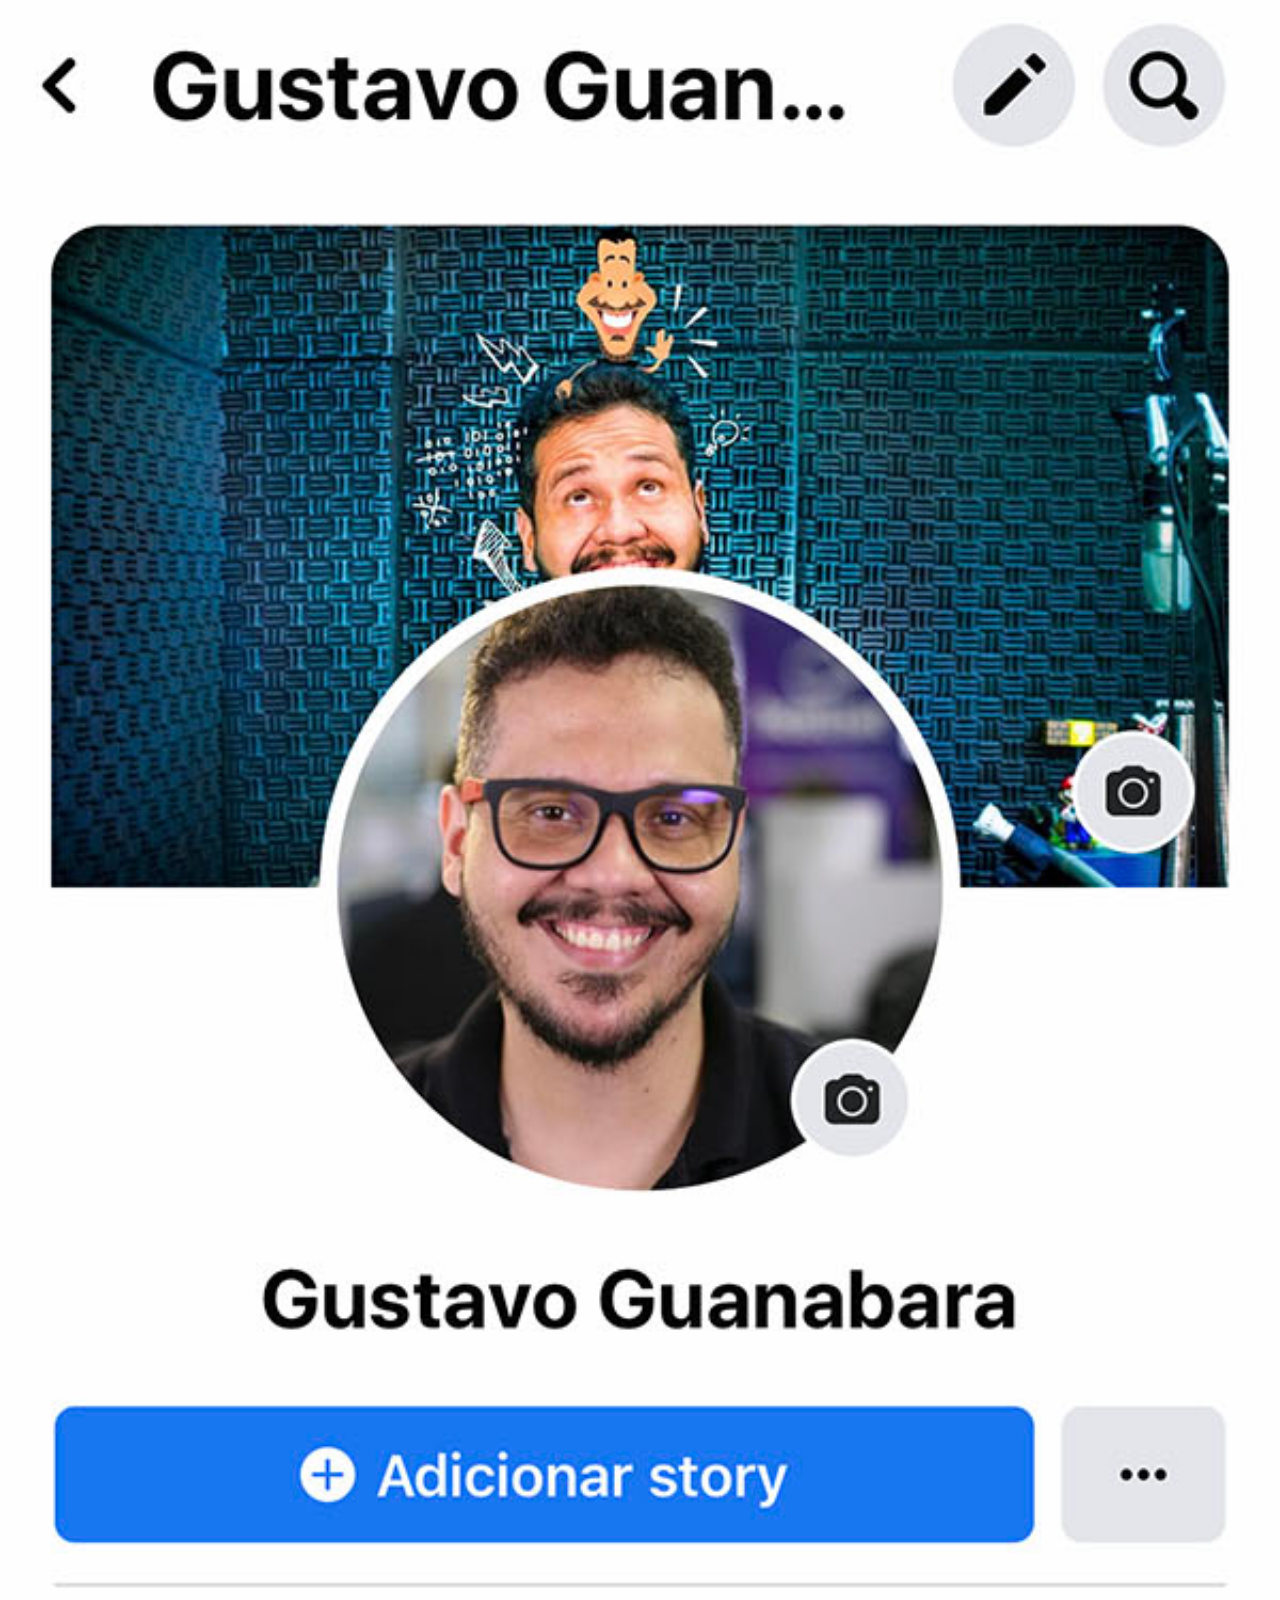
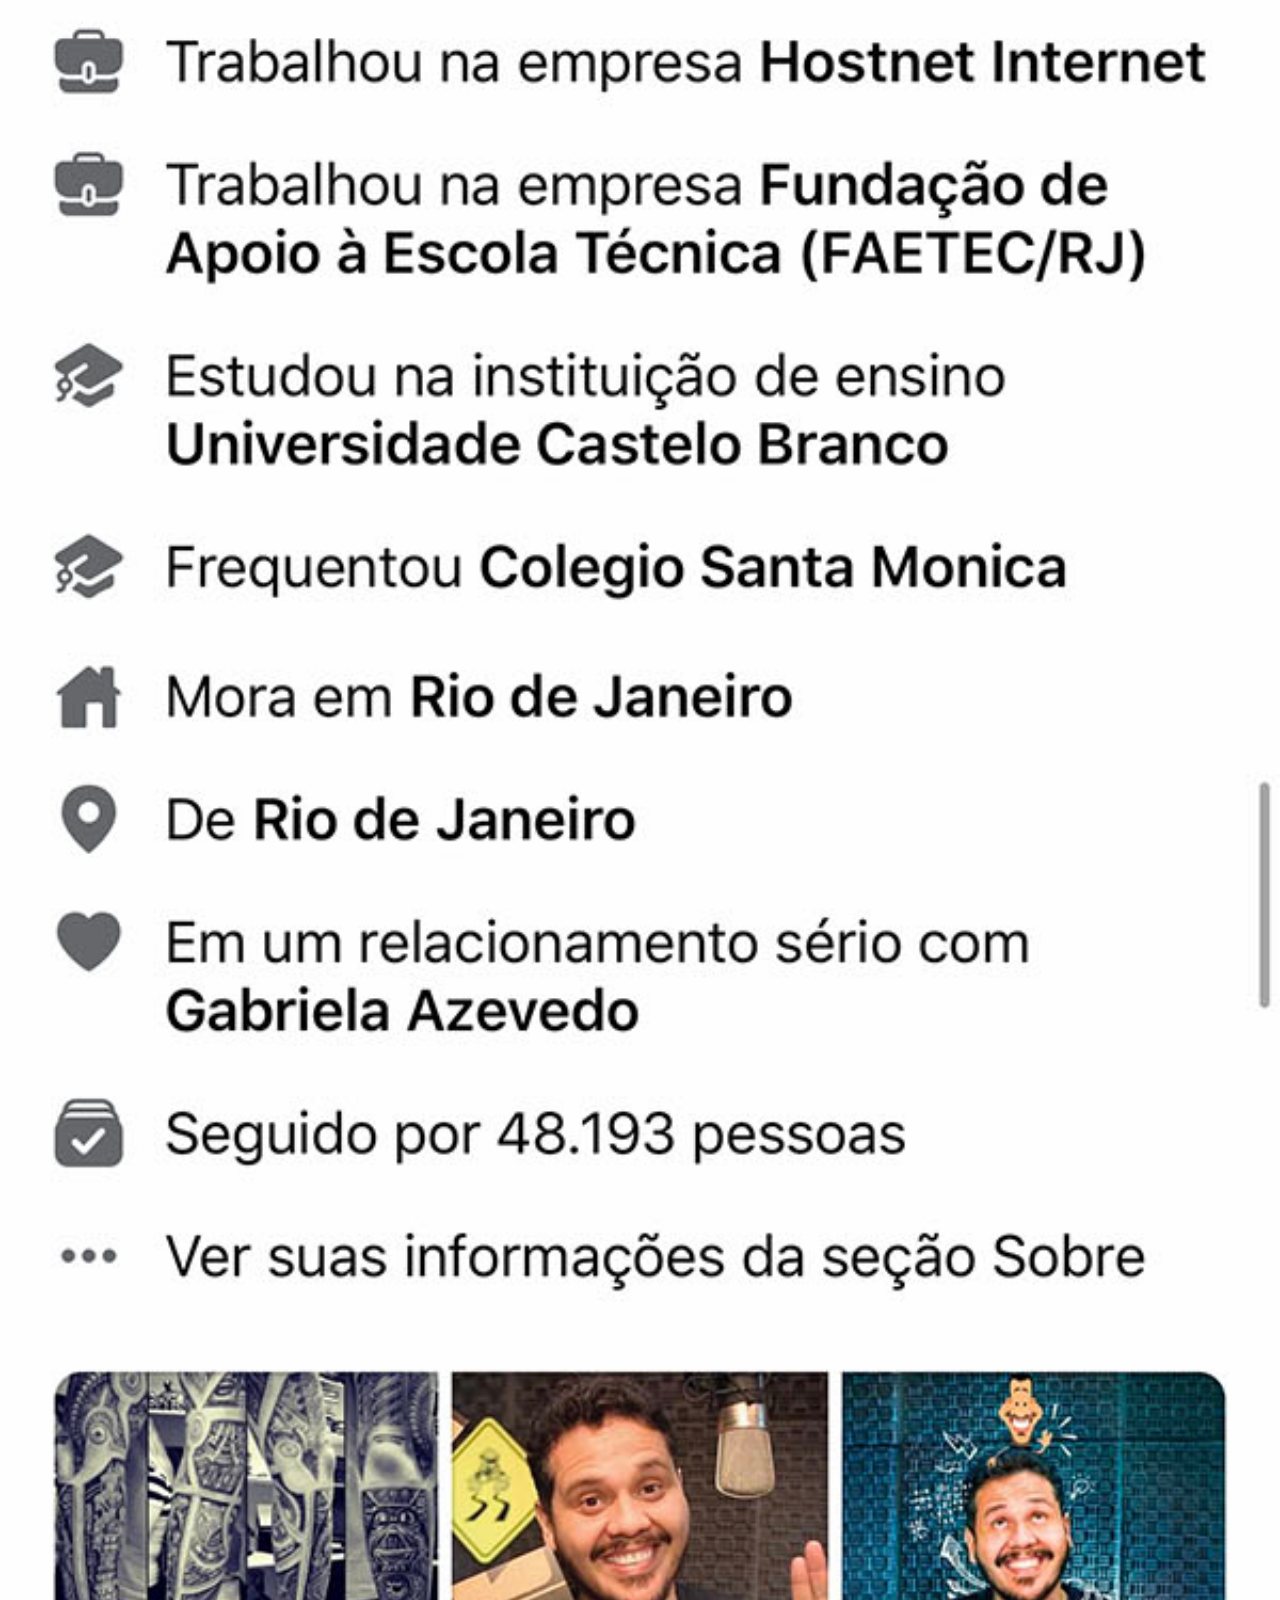
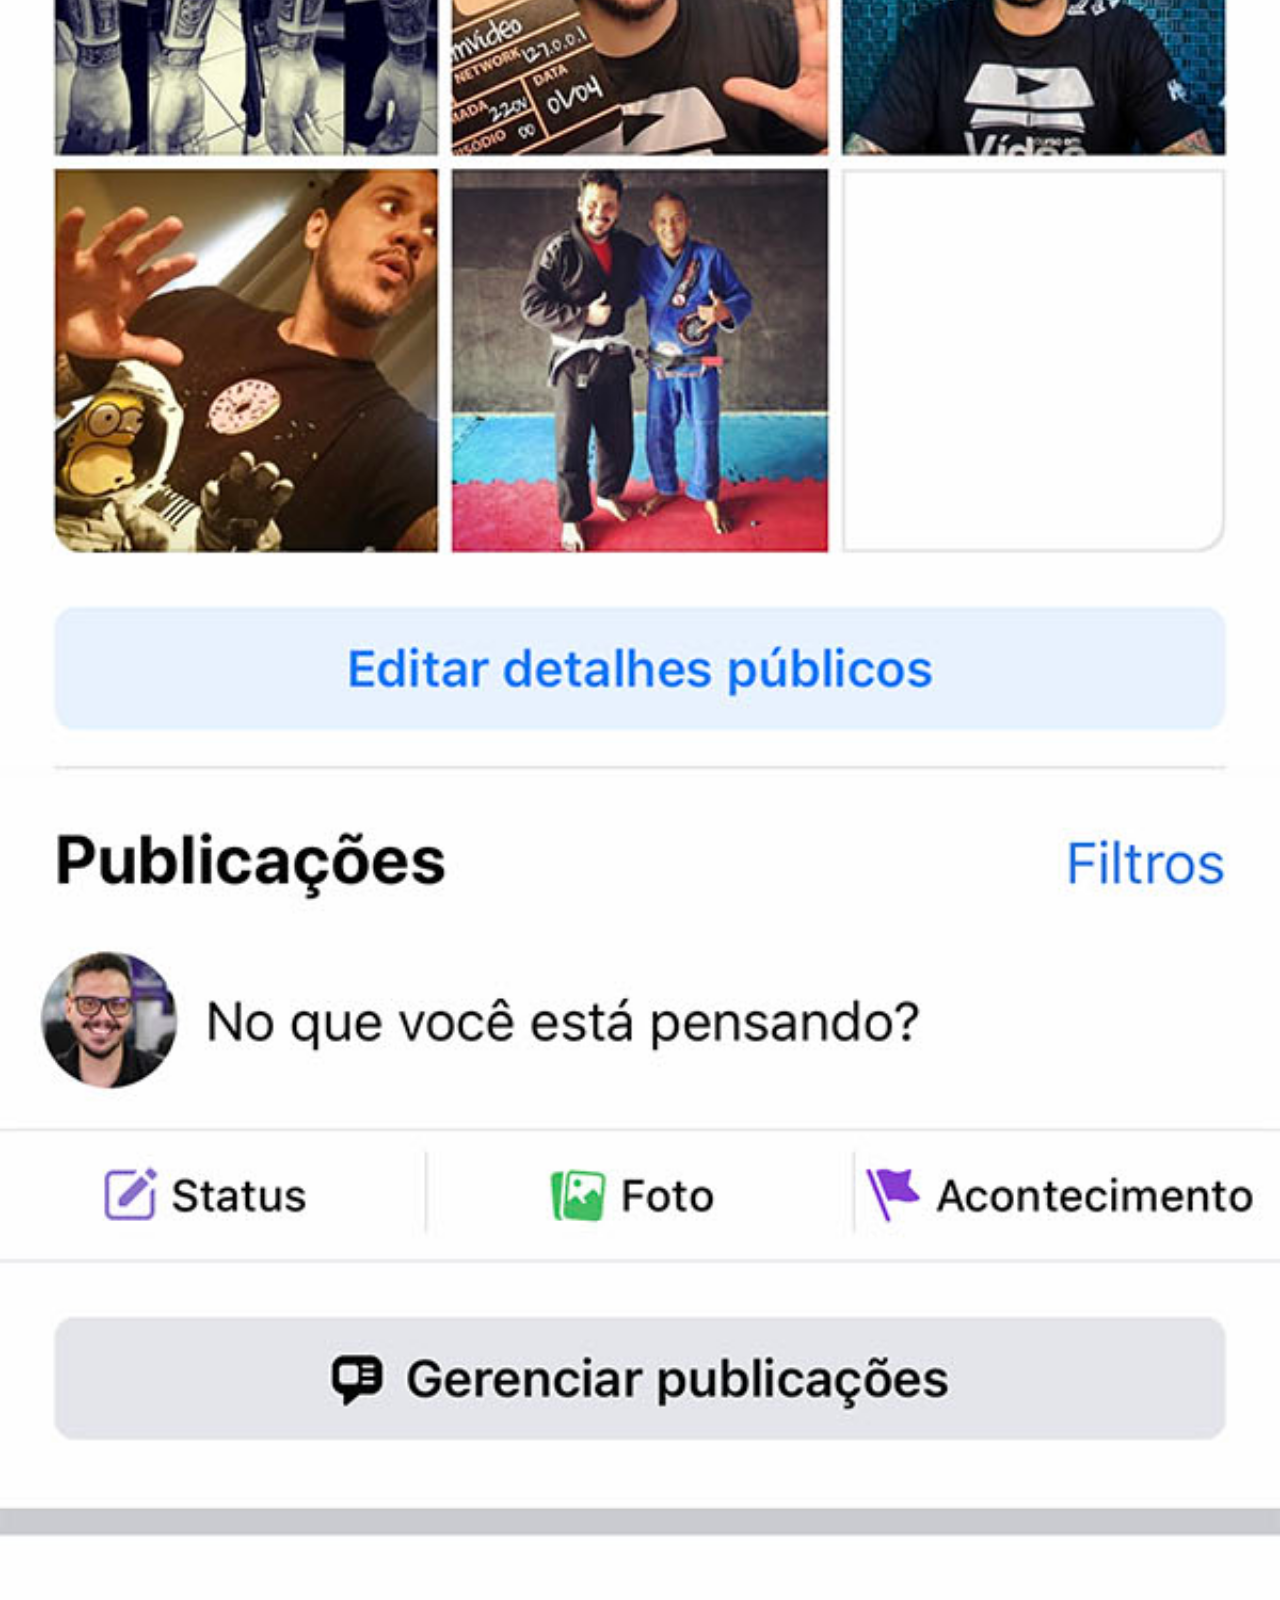
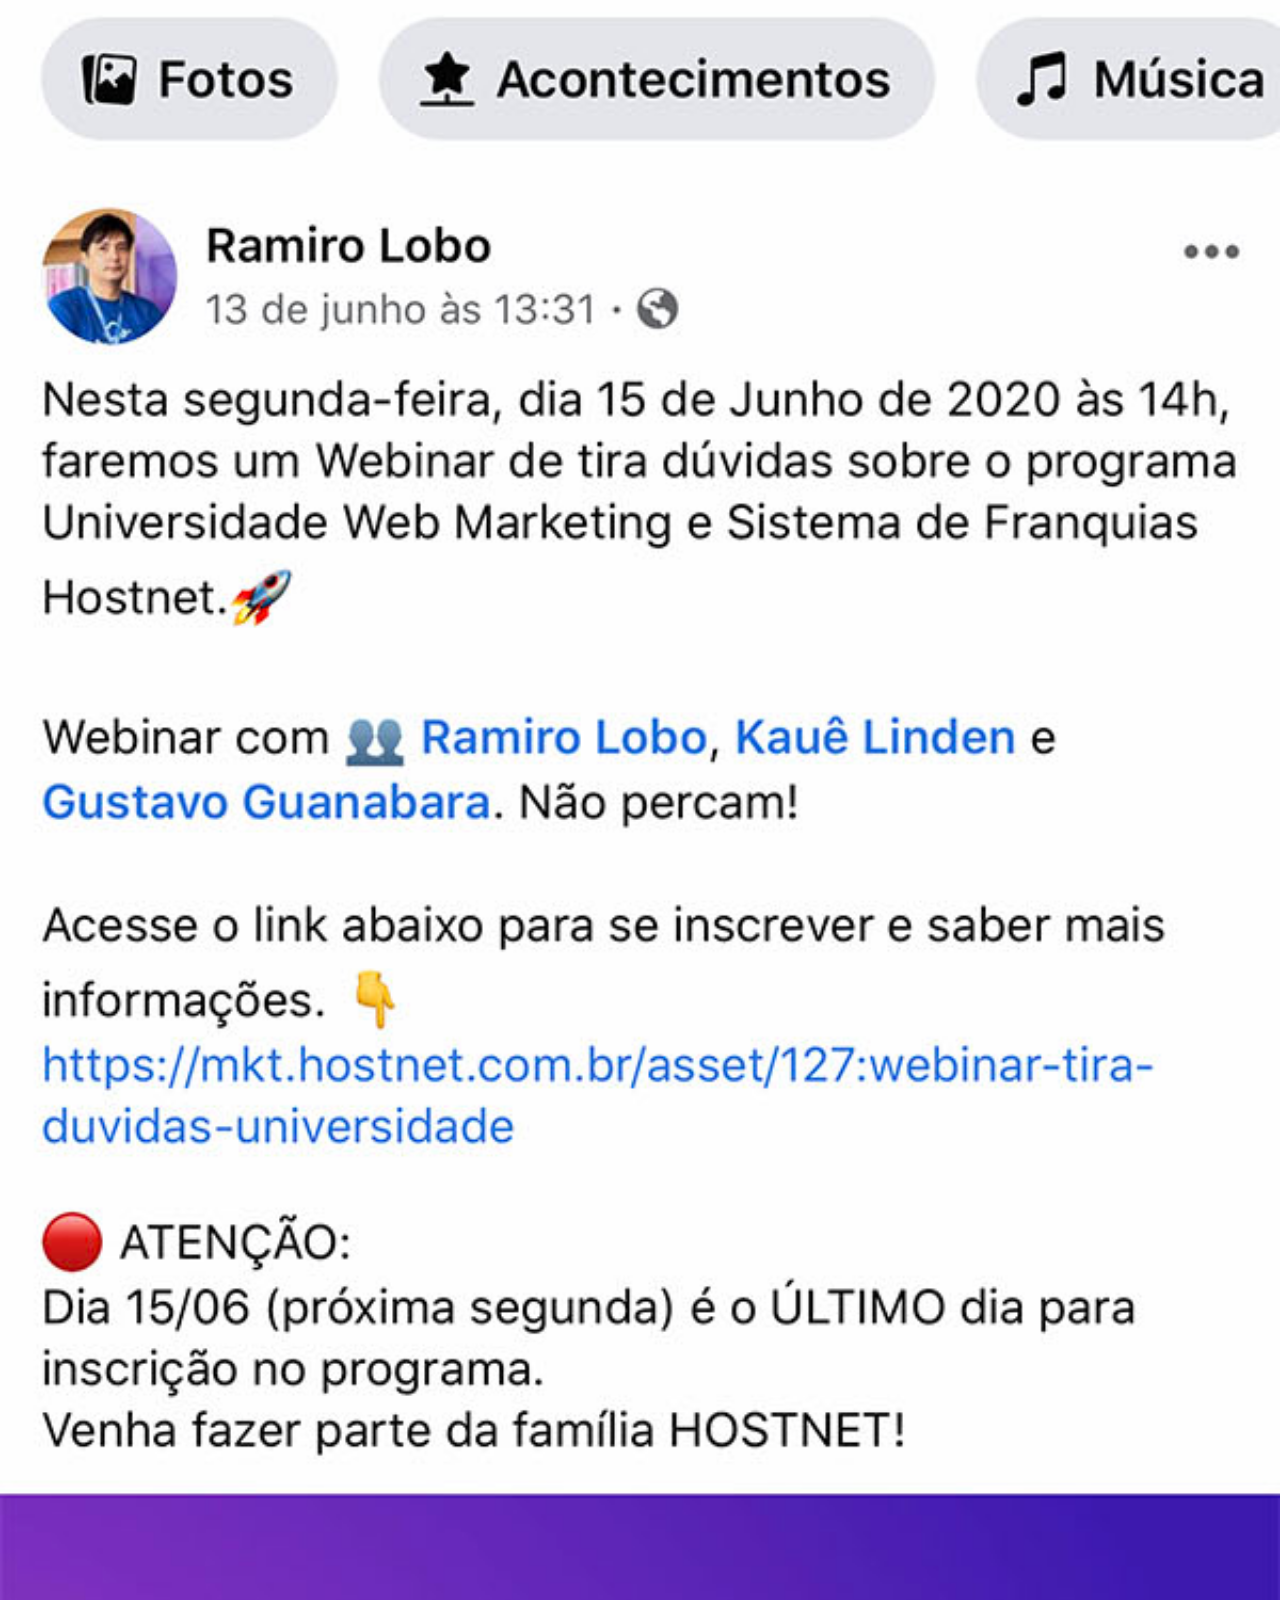
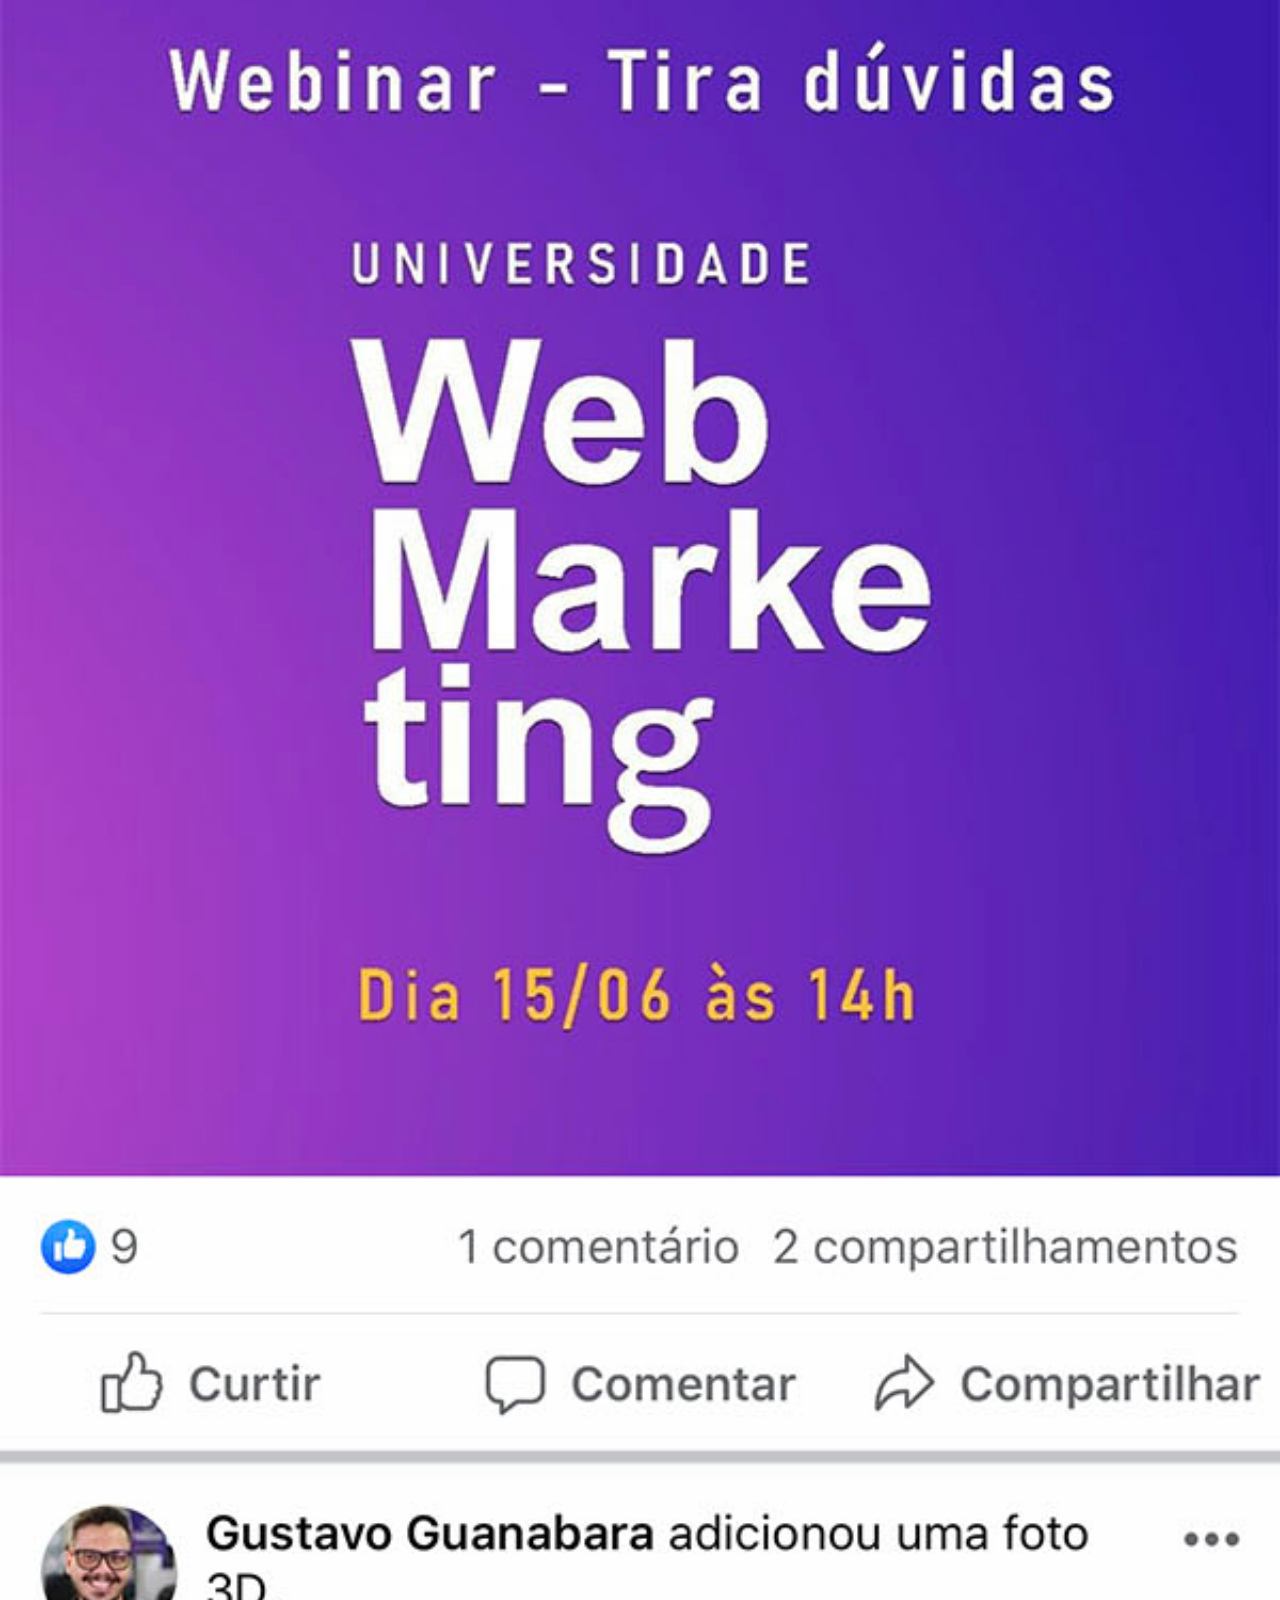
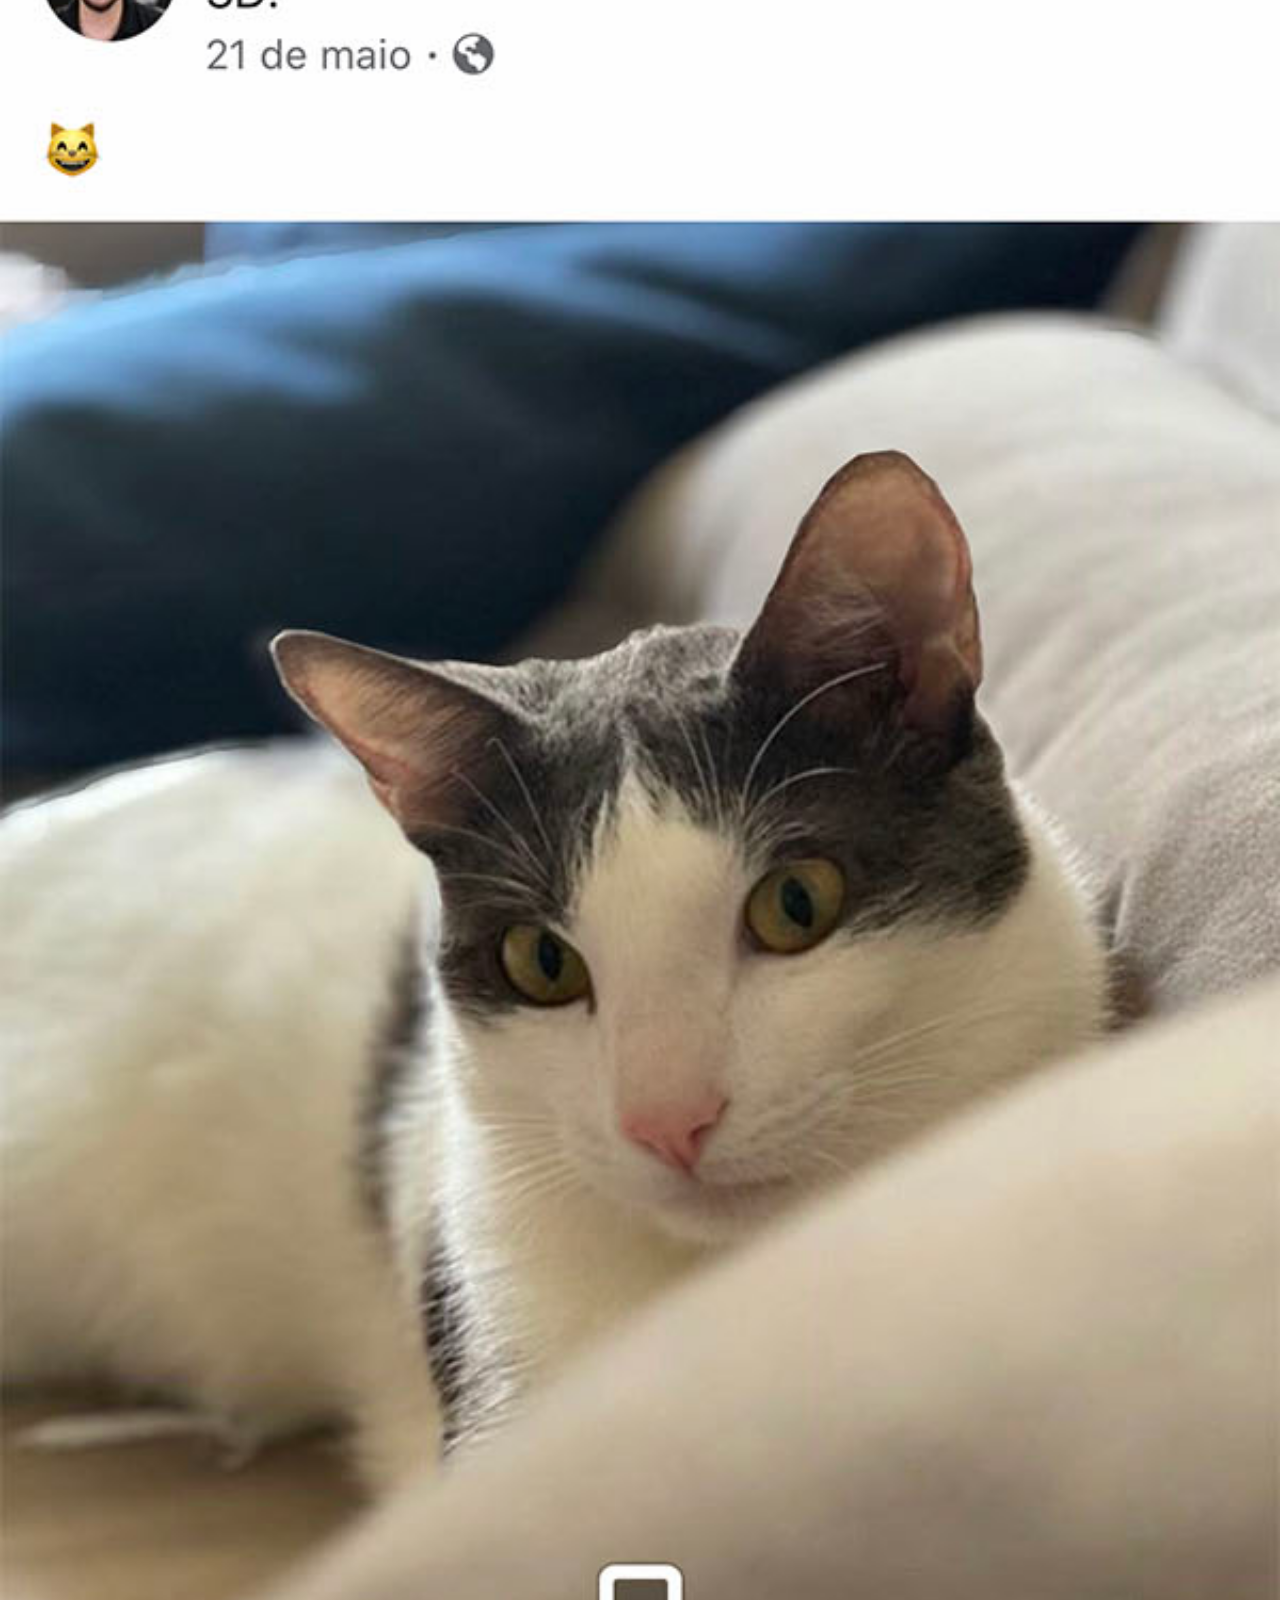
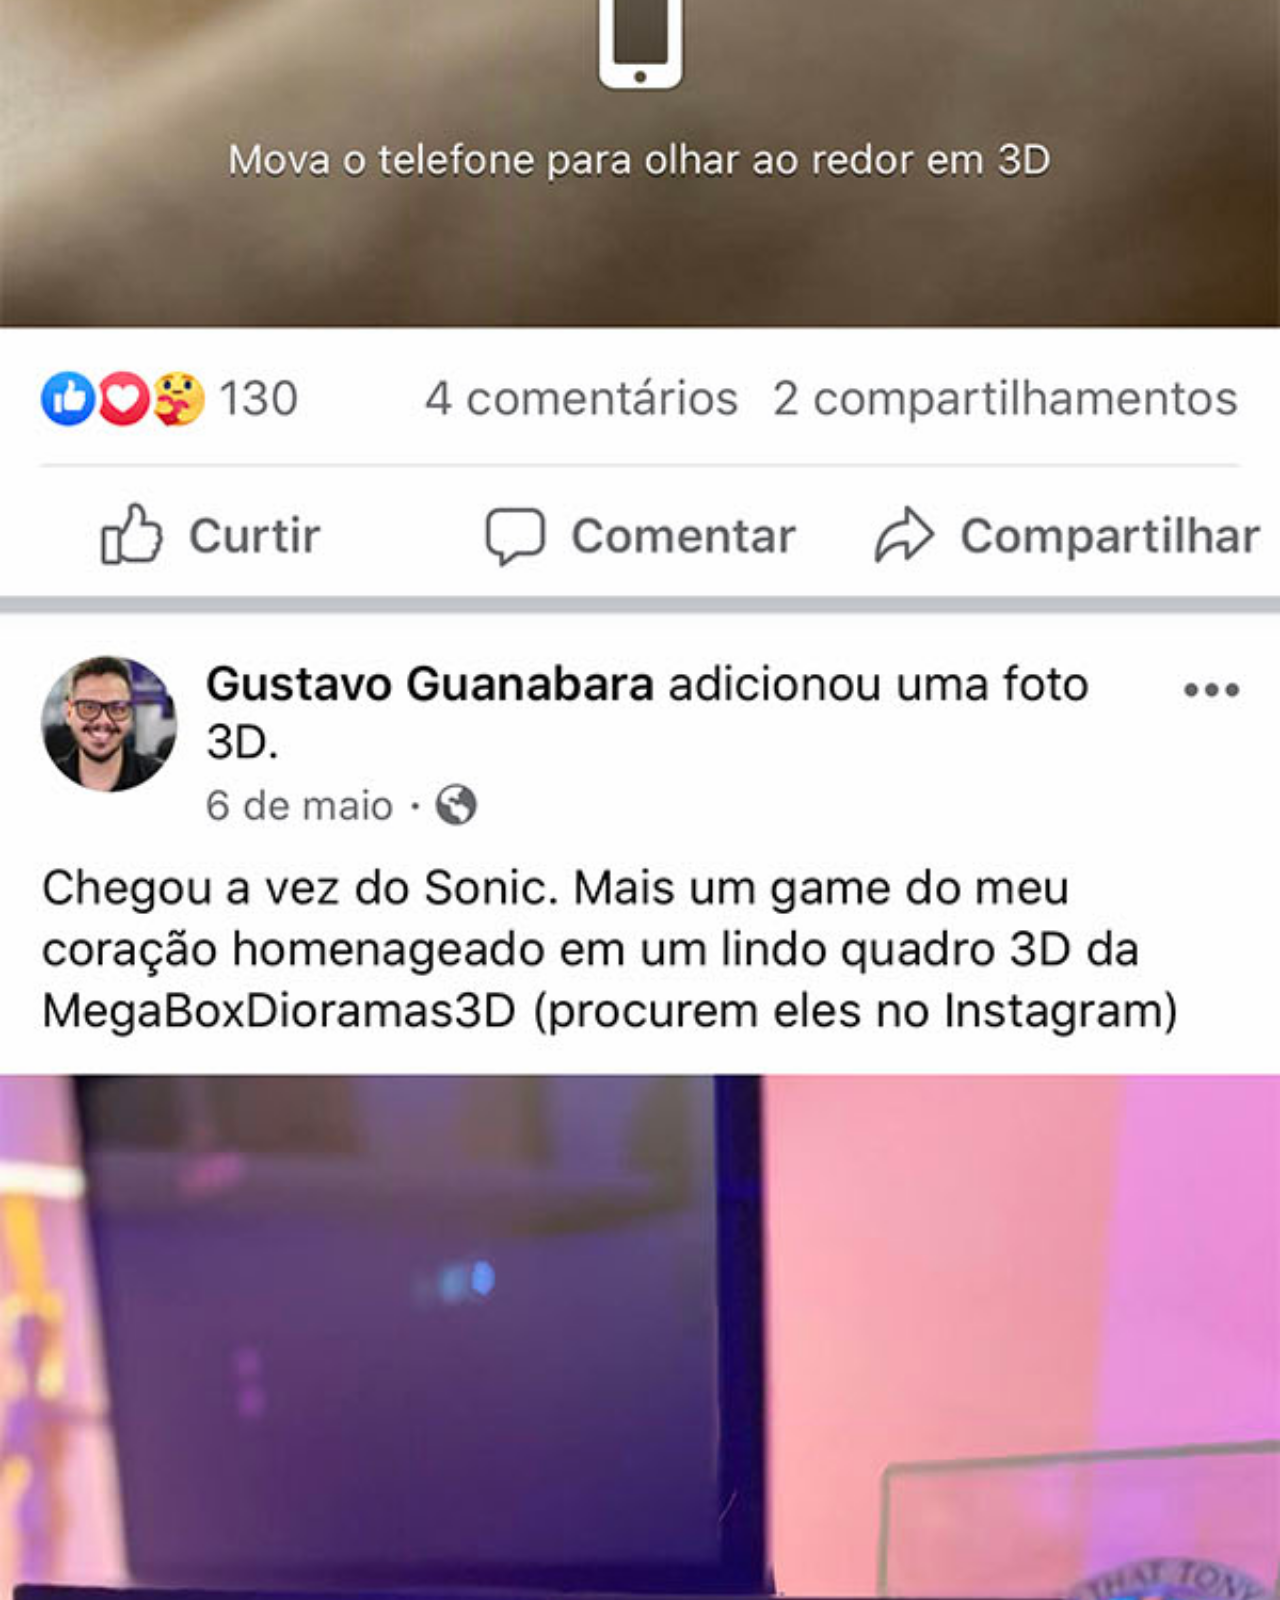
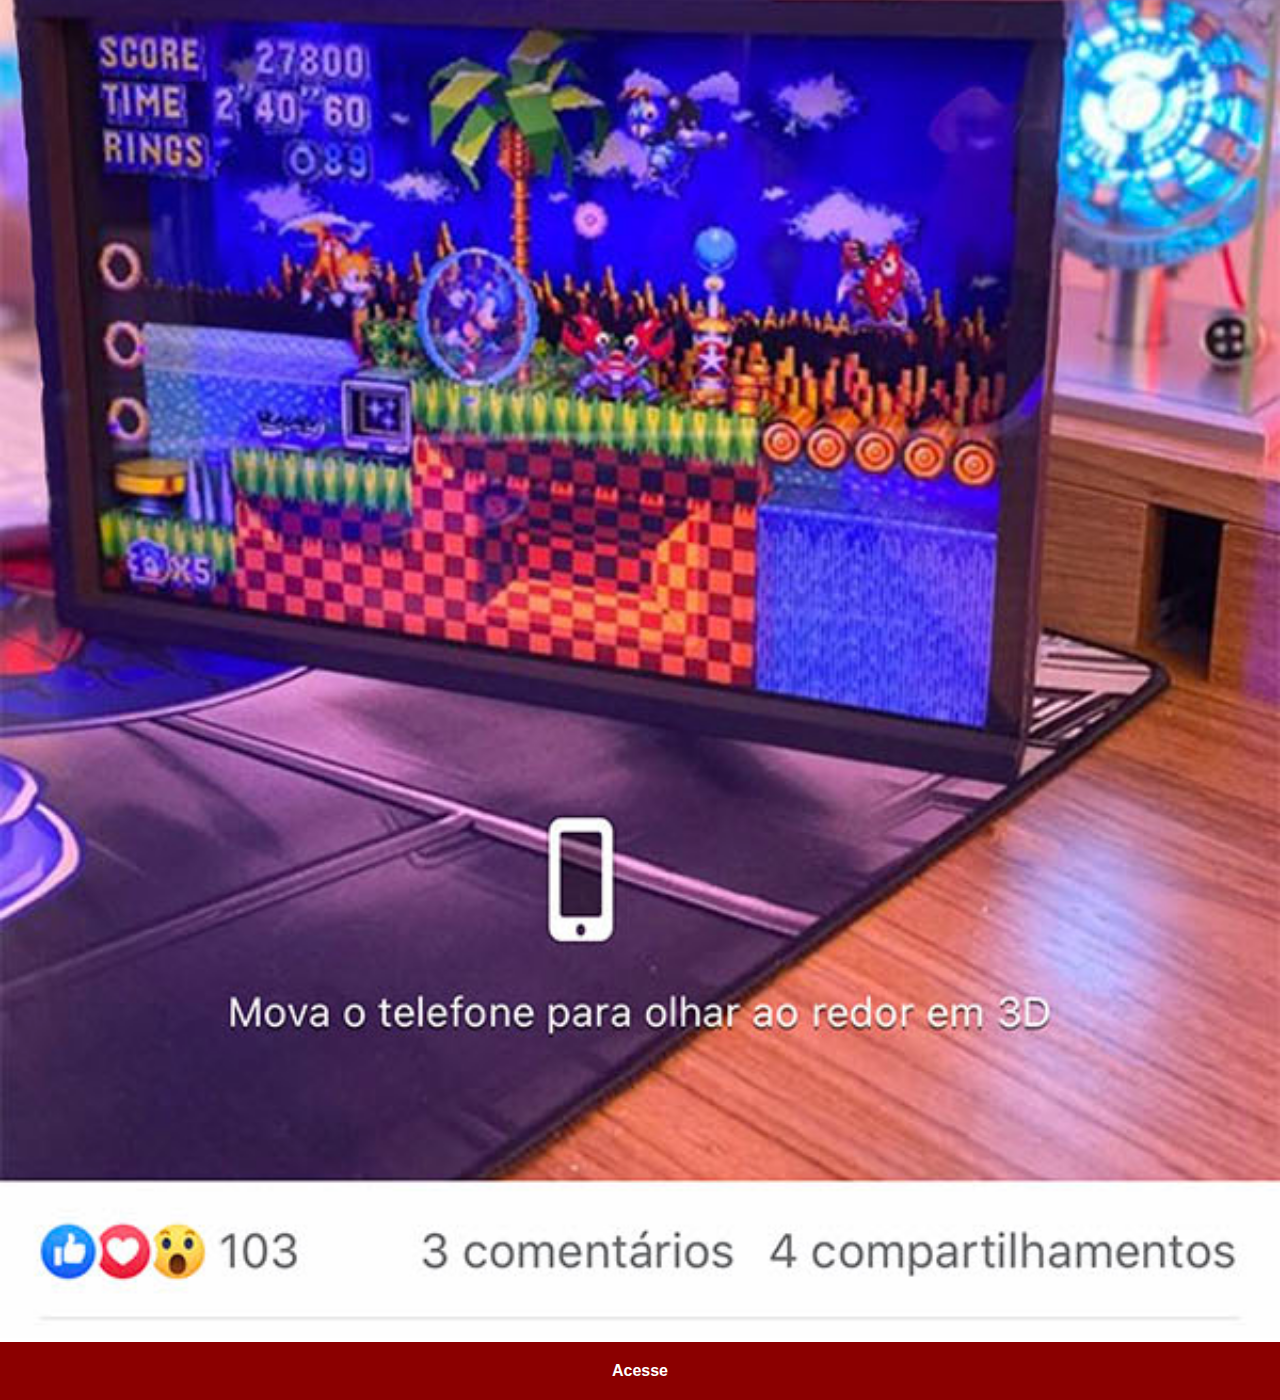
<file: face.html>
<!DOCTYPE html>
<html lang="pt_br">
<head>
    <meta charset="UTF-8">
    <meta name="viewport" content="width=device-width, initial-scale=1.0">
    <title>GitHub</title>
    <link rel="stylesheet" href="./estilos/redes.css">
</head>
<body>
    <img src="./imagens/tela-facebook.jpg" alt="Tela do GitHub">
    <a href="">Acesse</a>
    
</body>
</html>
</file>
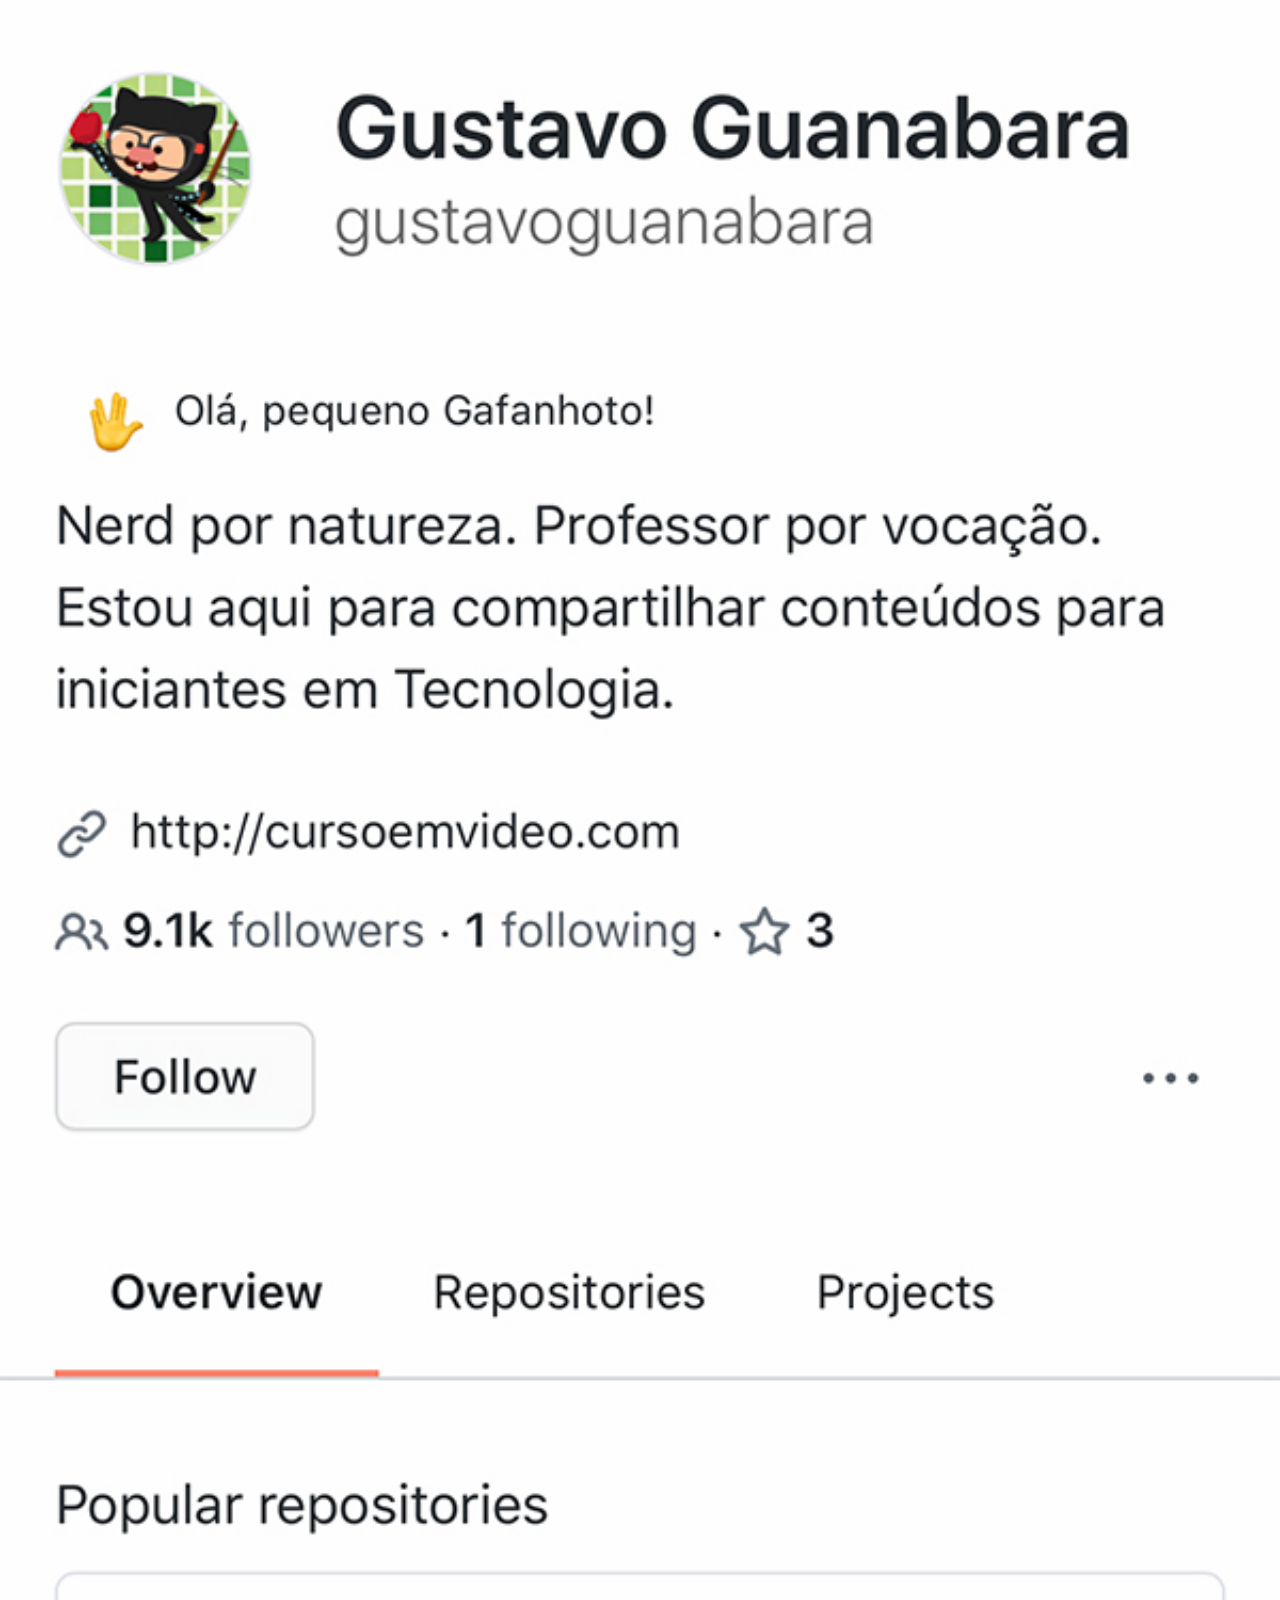
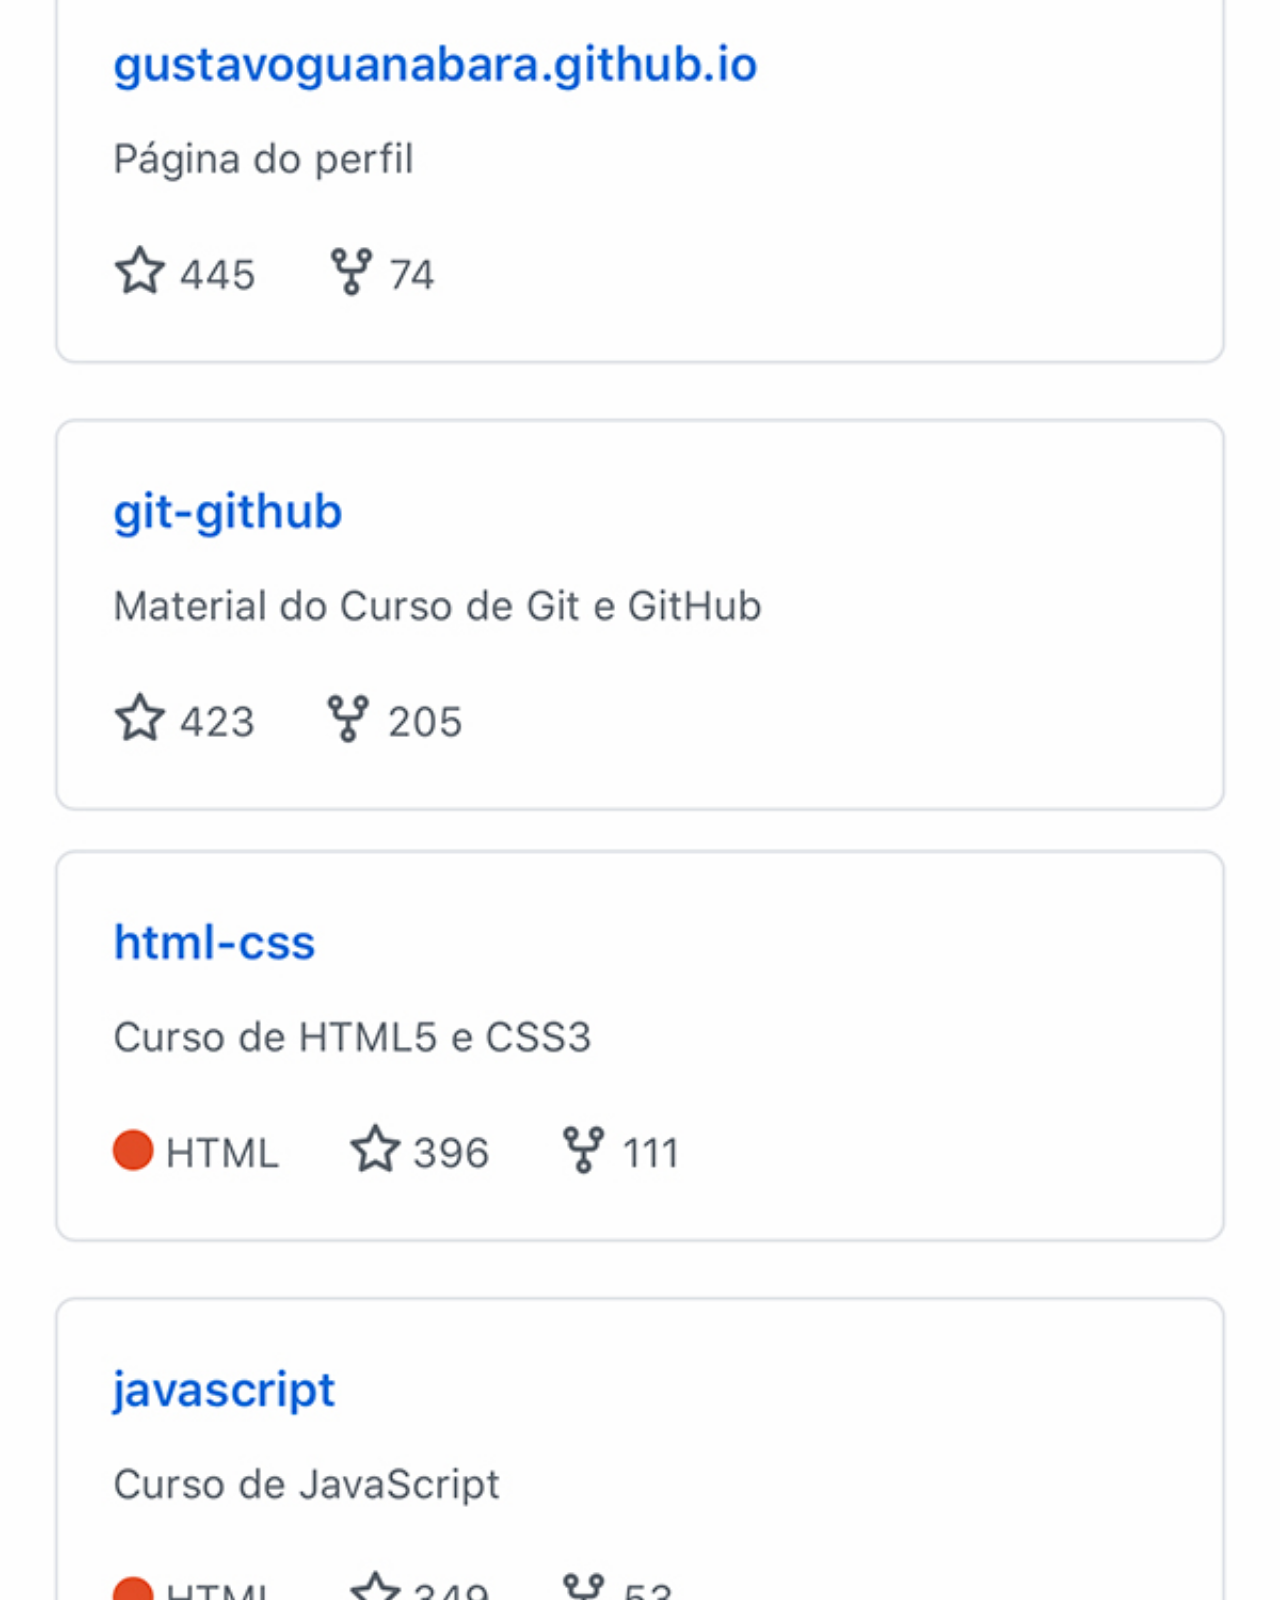
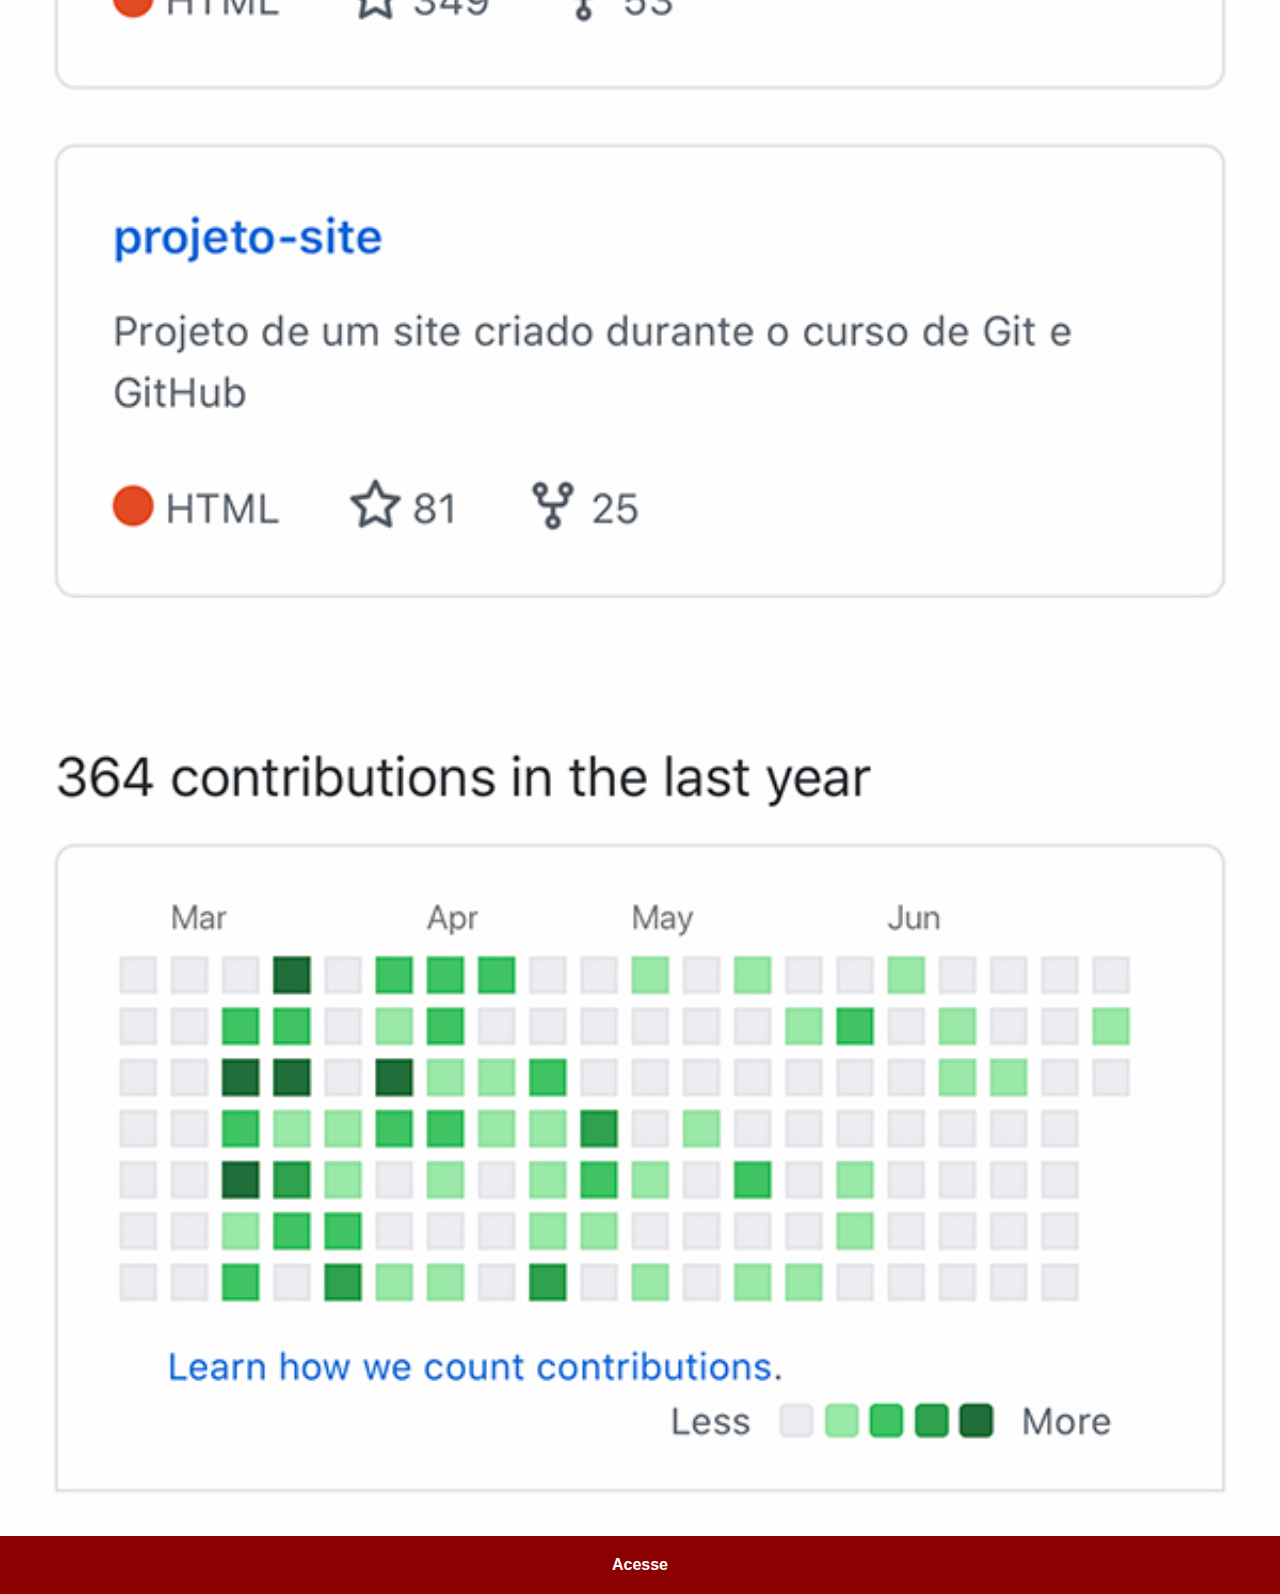
<file: git.html>
<!DOCTYPE html>
<html lang="pt_br">
<head>
    <meta charset="UTF-8">
    <meta name="viewport" content="width=device-width, initial-scale=1.0">
    <title>GitHub</title>
    <link rel="stylesheet" href="./estilos/redes.css">
</head>
<body>
    <img src="./imagens/tela-github.jpg" alt="Tela do GitHub">
    <a href="">Acesse</a>
    
</body>
</html>
</file>
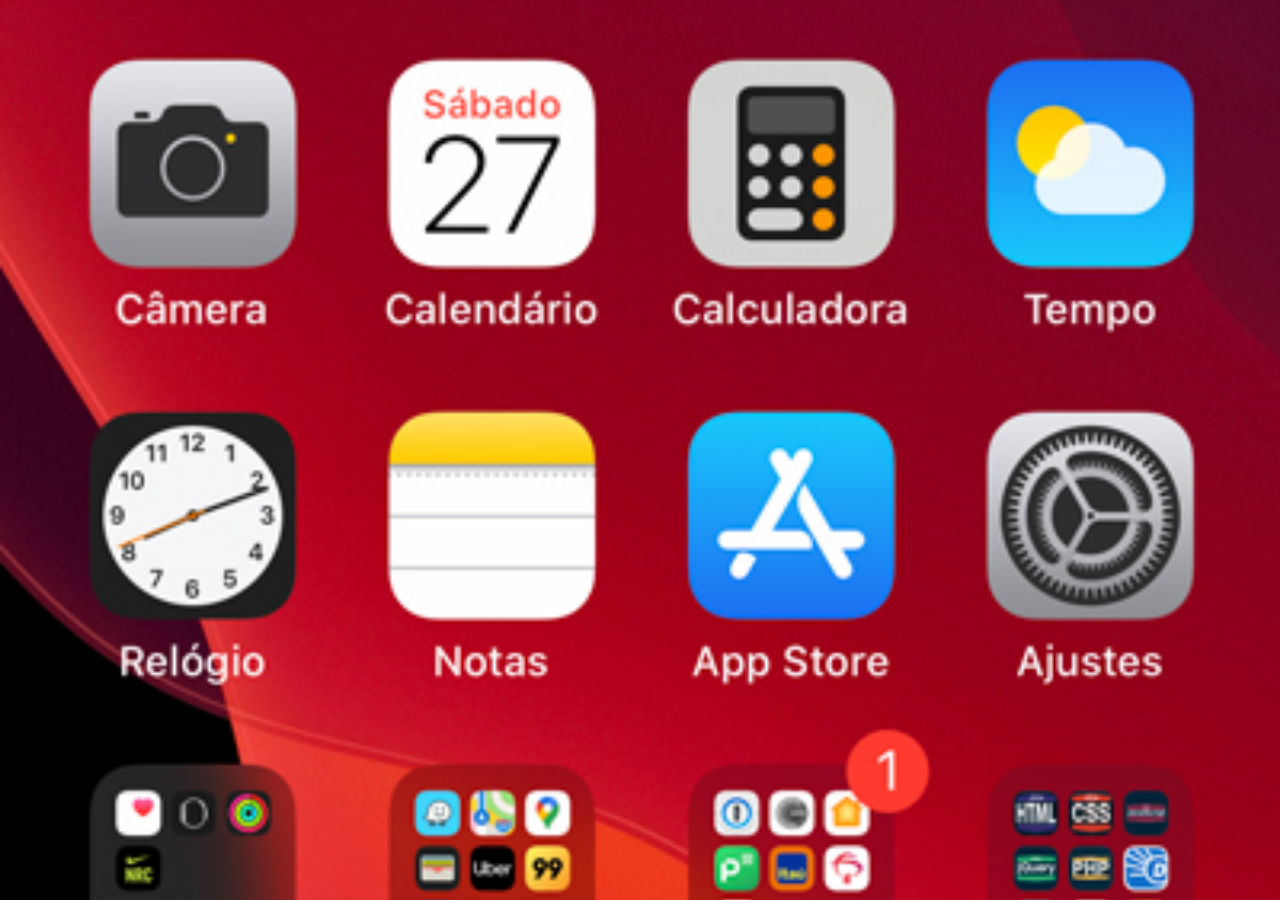
<file: home.html>
<!DOCTYPE html>
<html lang="pt_br">
<head>
    <meta charset="UTF-8">
    <meta name="viewport" content="width=device-width, initial-scale=1.0">
    <title>Home</title>

    <style>
        *{
            margin: 0;
            padding: 0;
        }

        body{
            width: 100vw;
            height: 100vh;
            background: black url('./imagens/tela-home.jpg') no-repeat top center;
            background-size: cover;
        }
    </style>
</head>
<body>
    
</body>
</html>
</file>
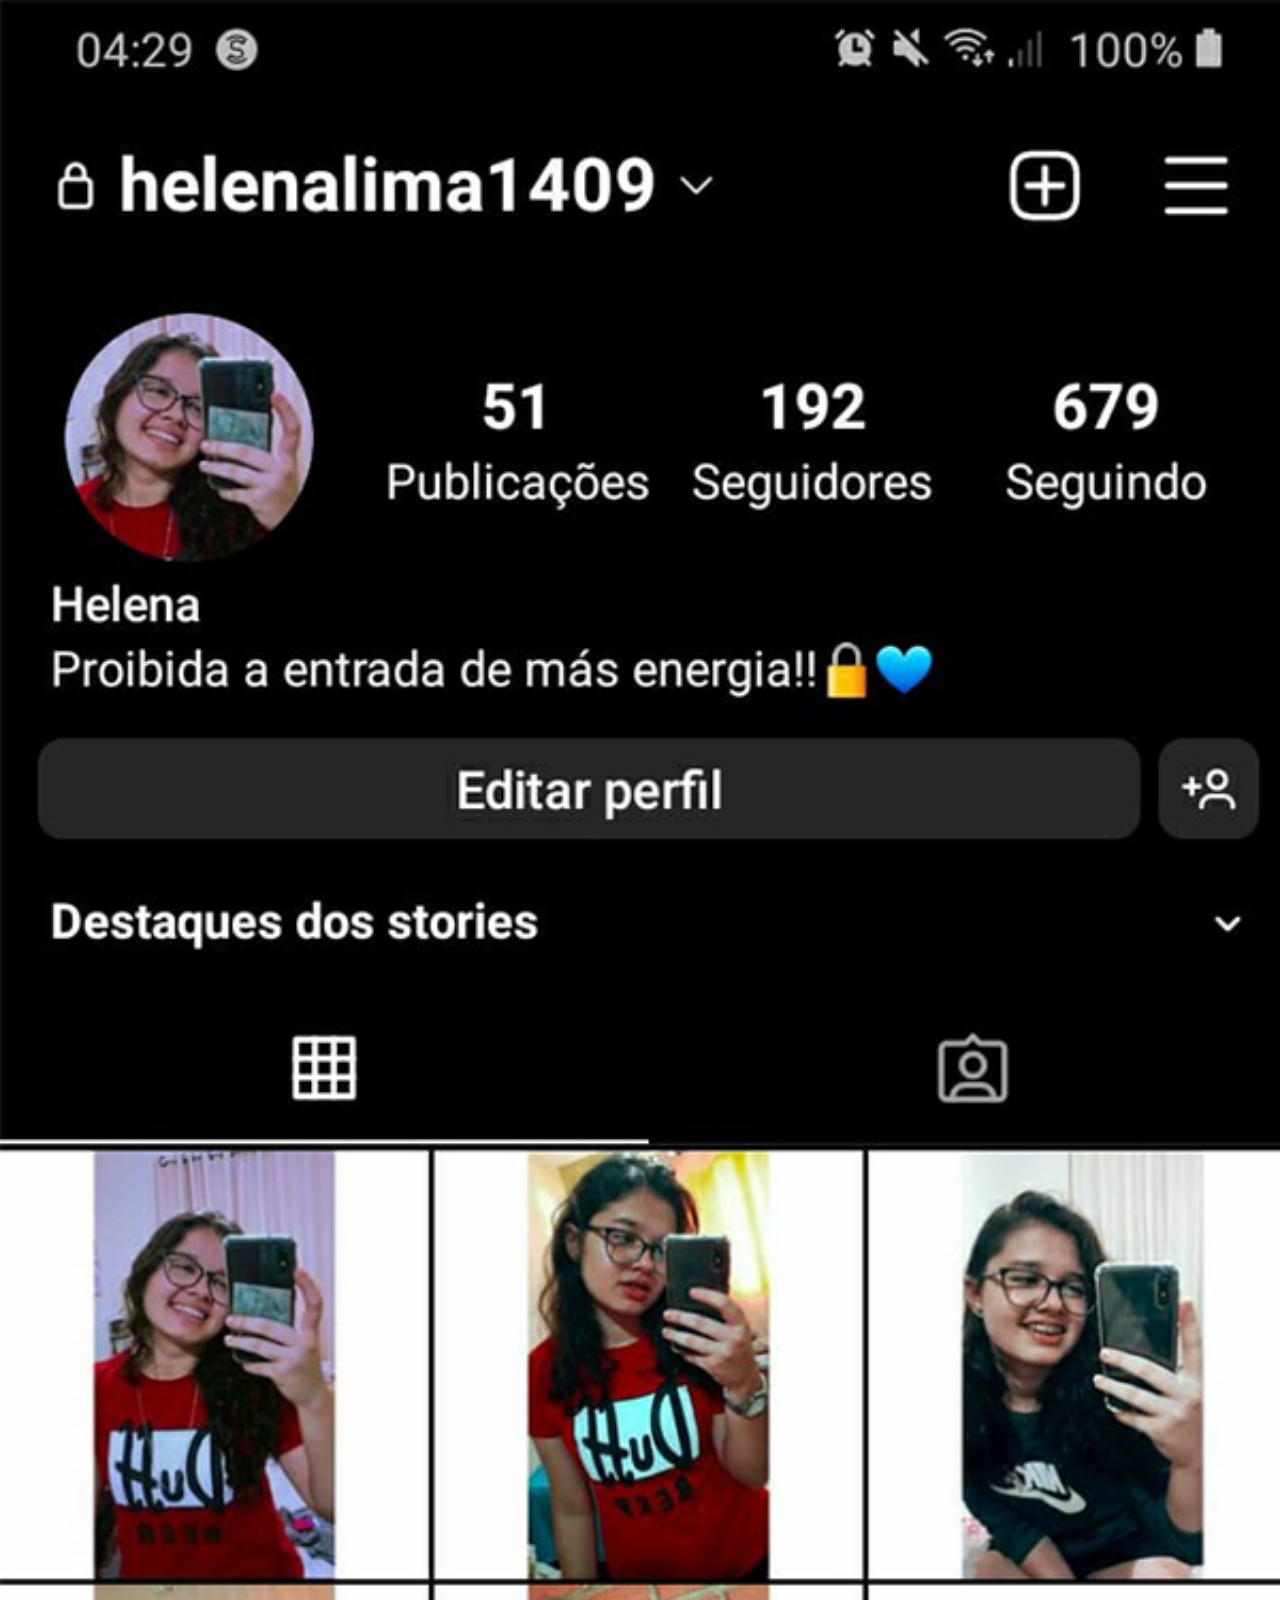
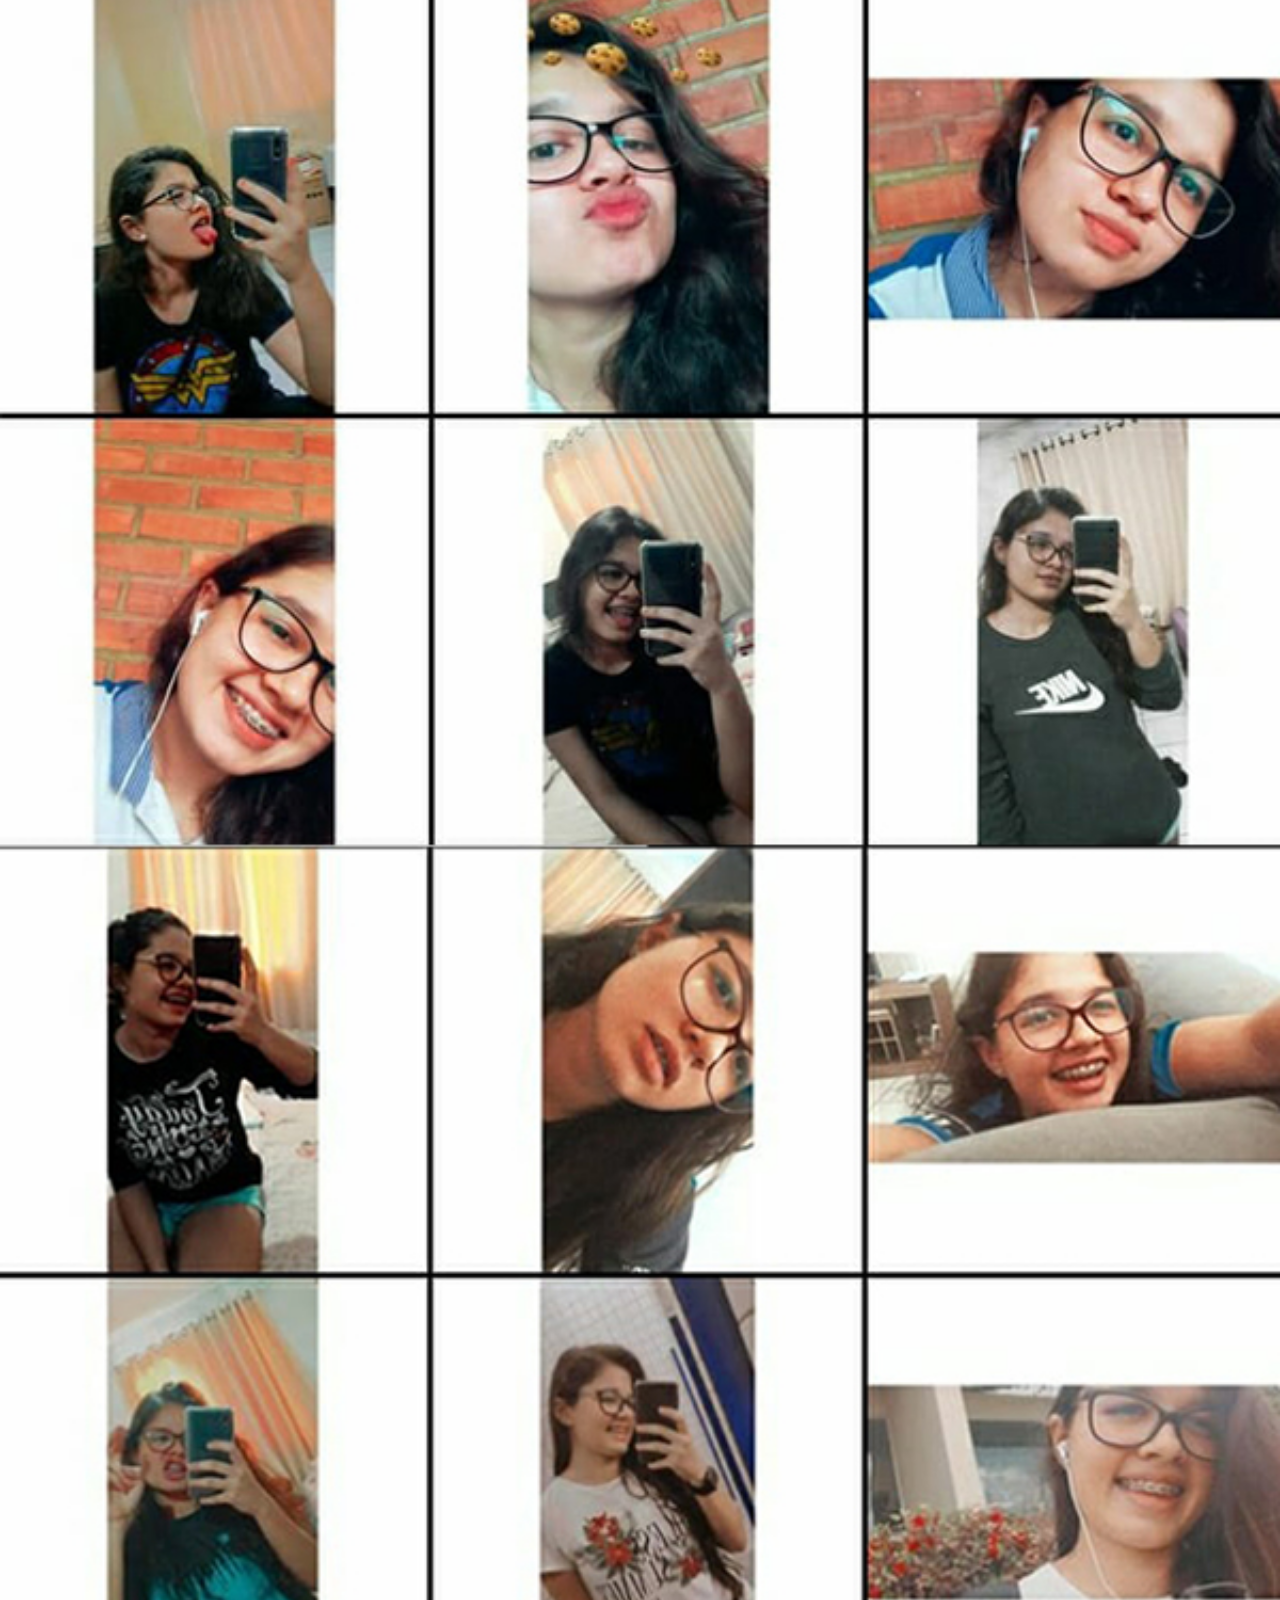
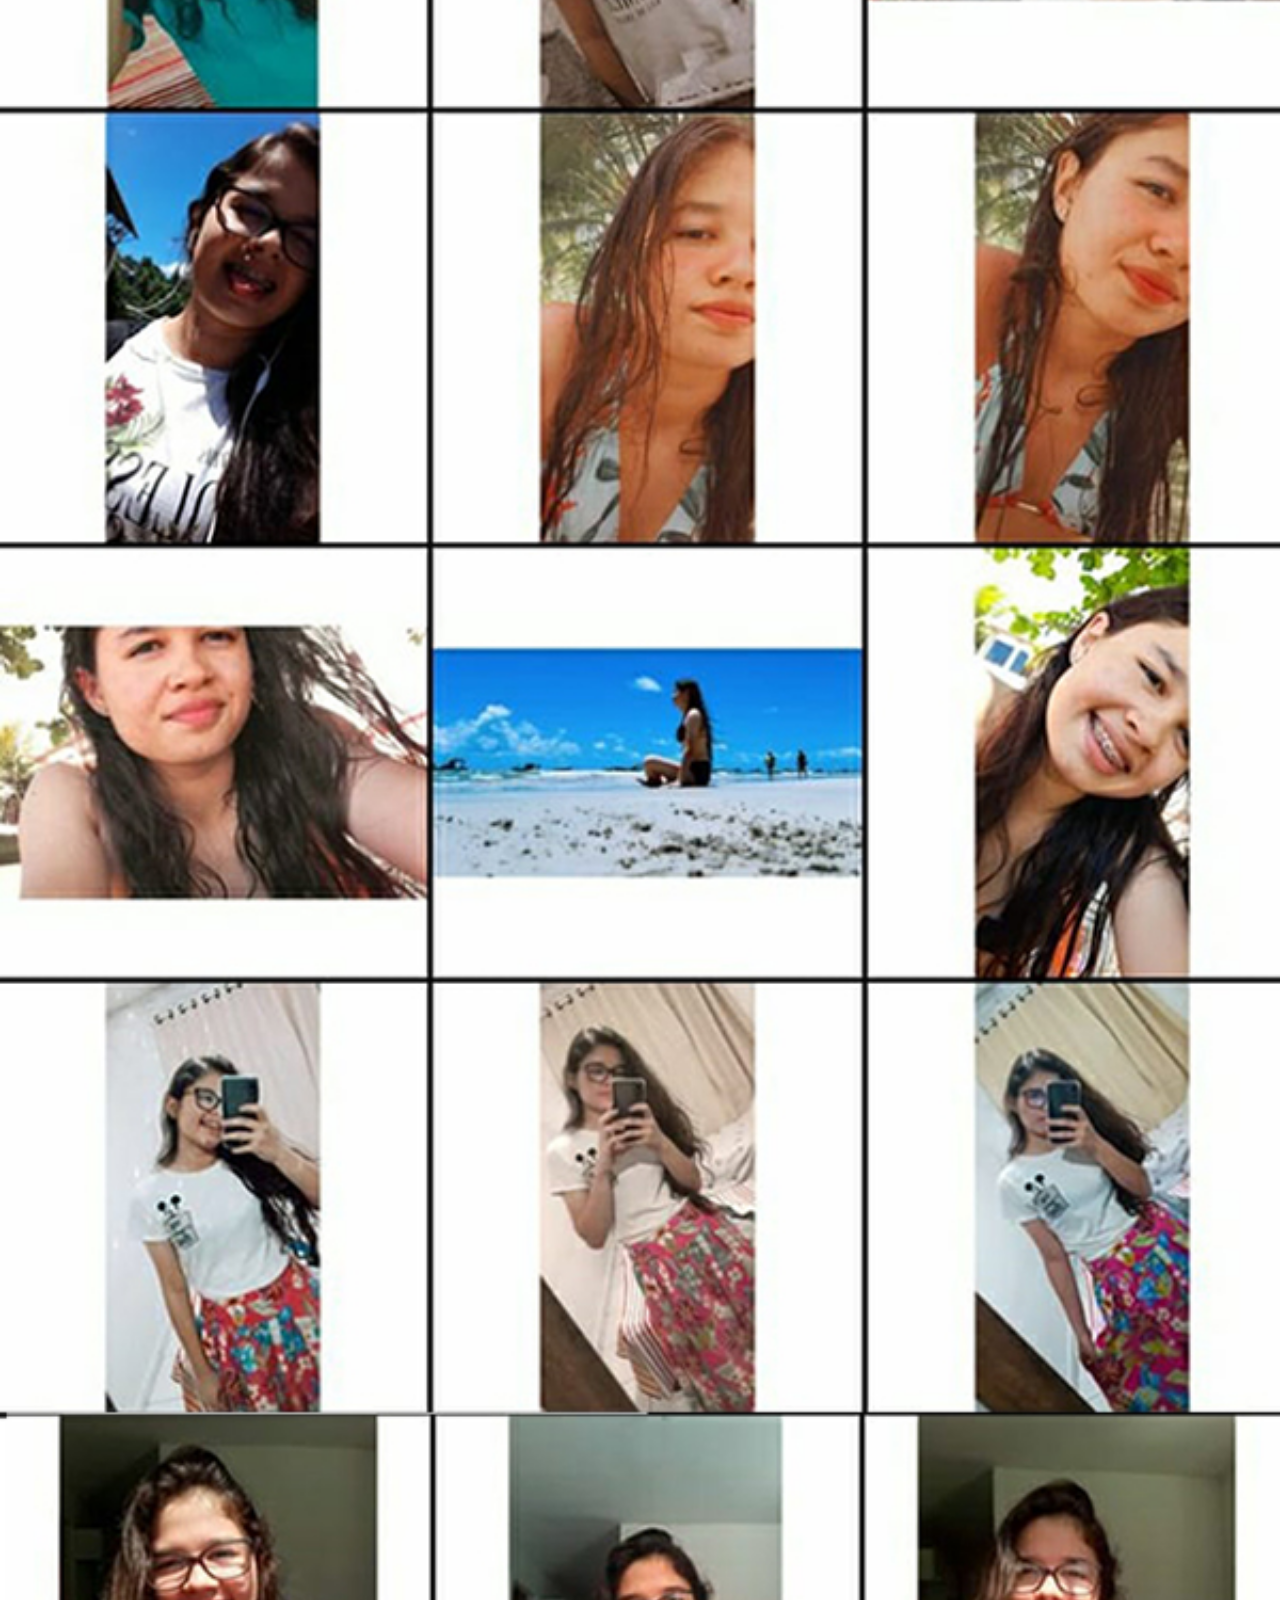
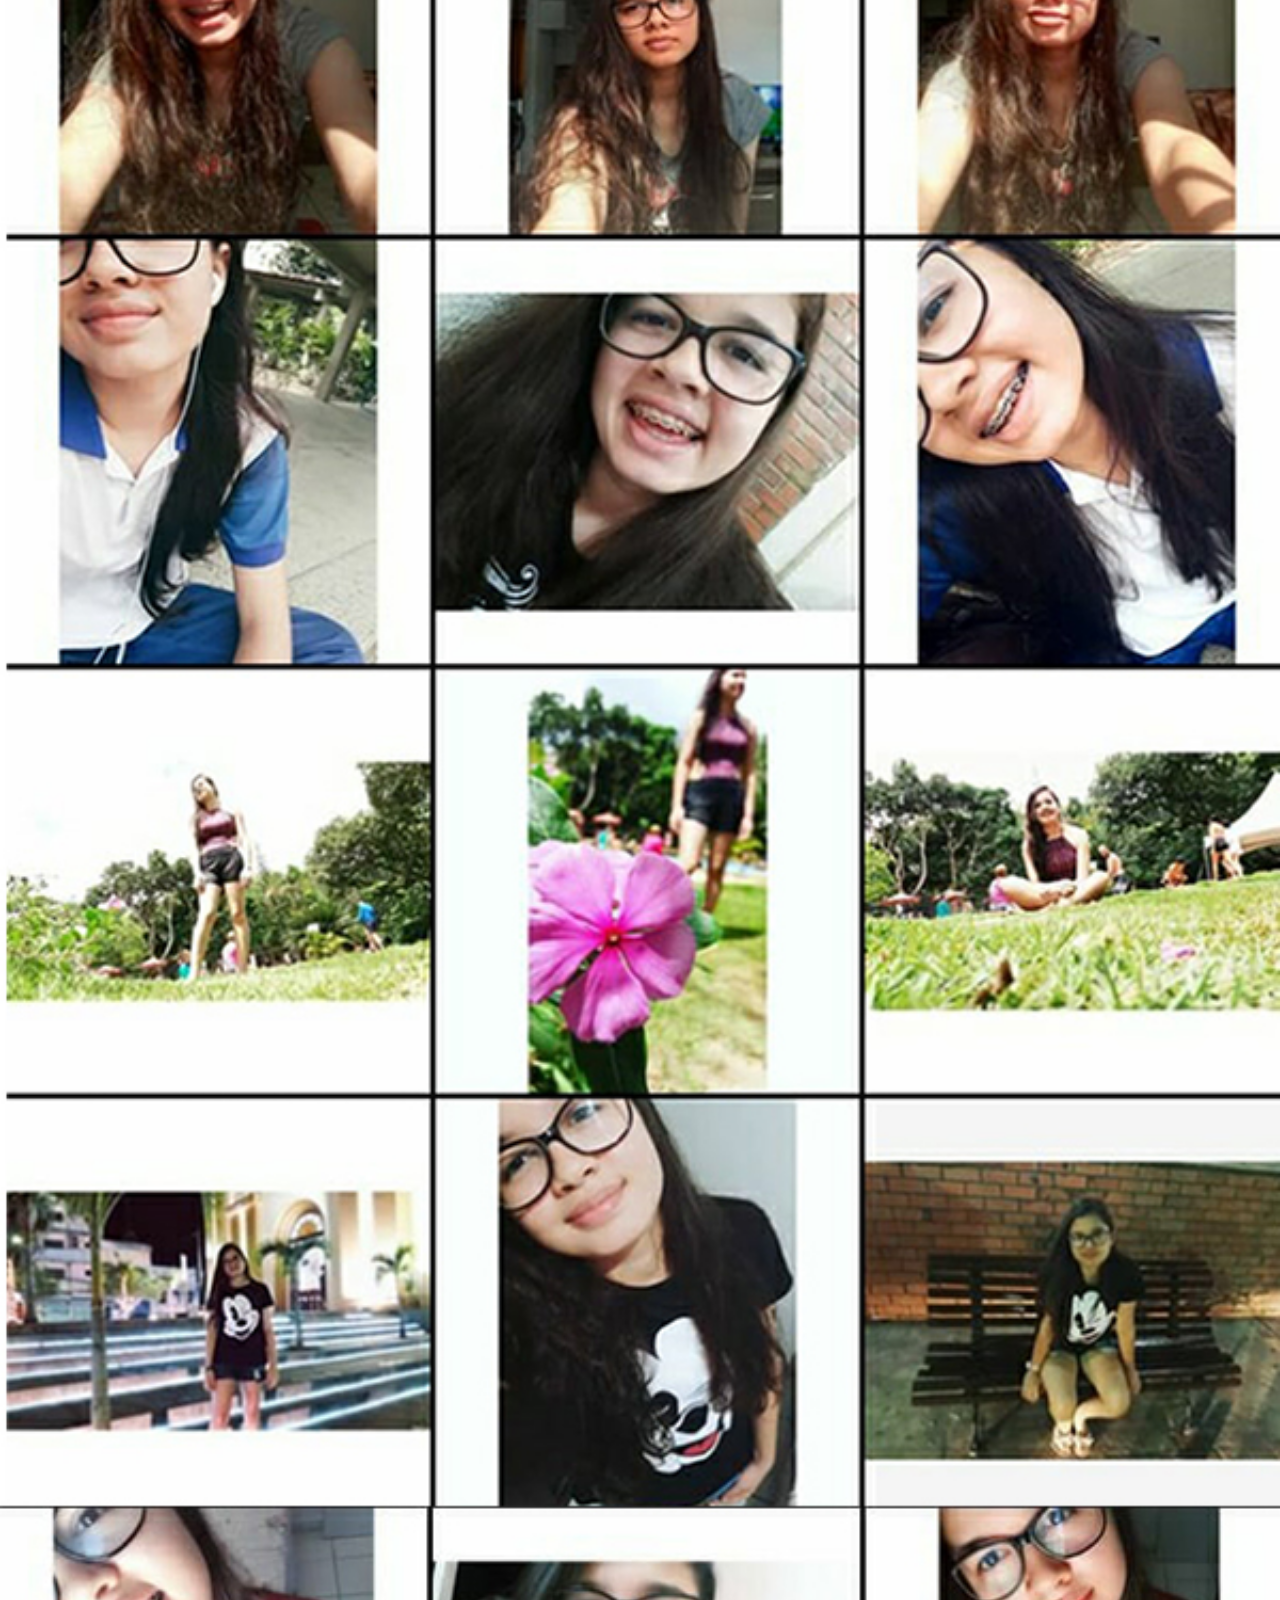
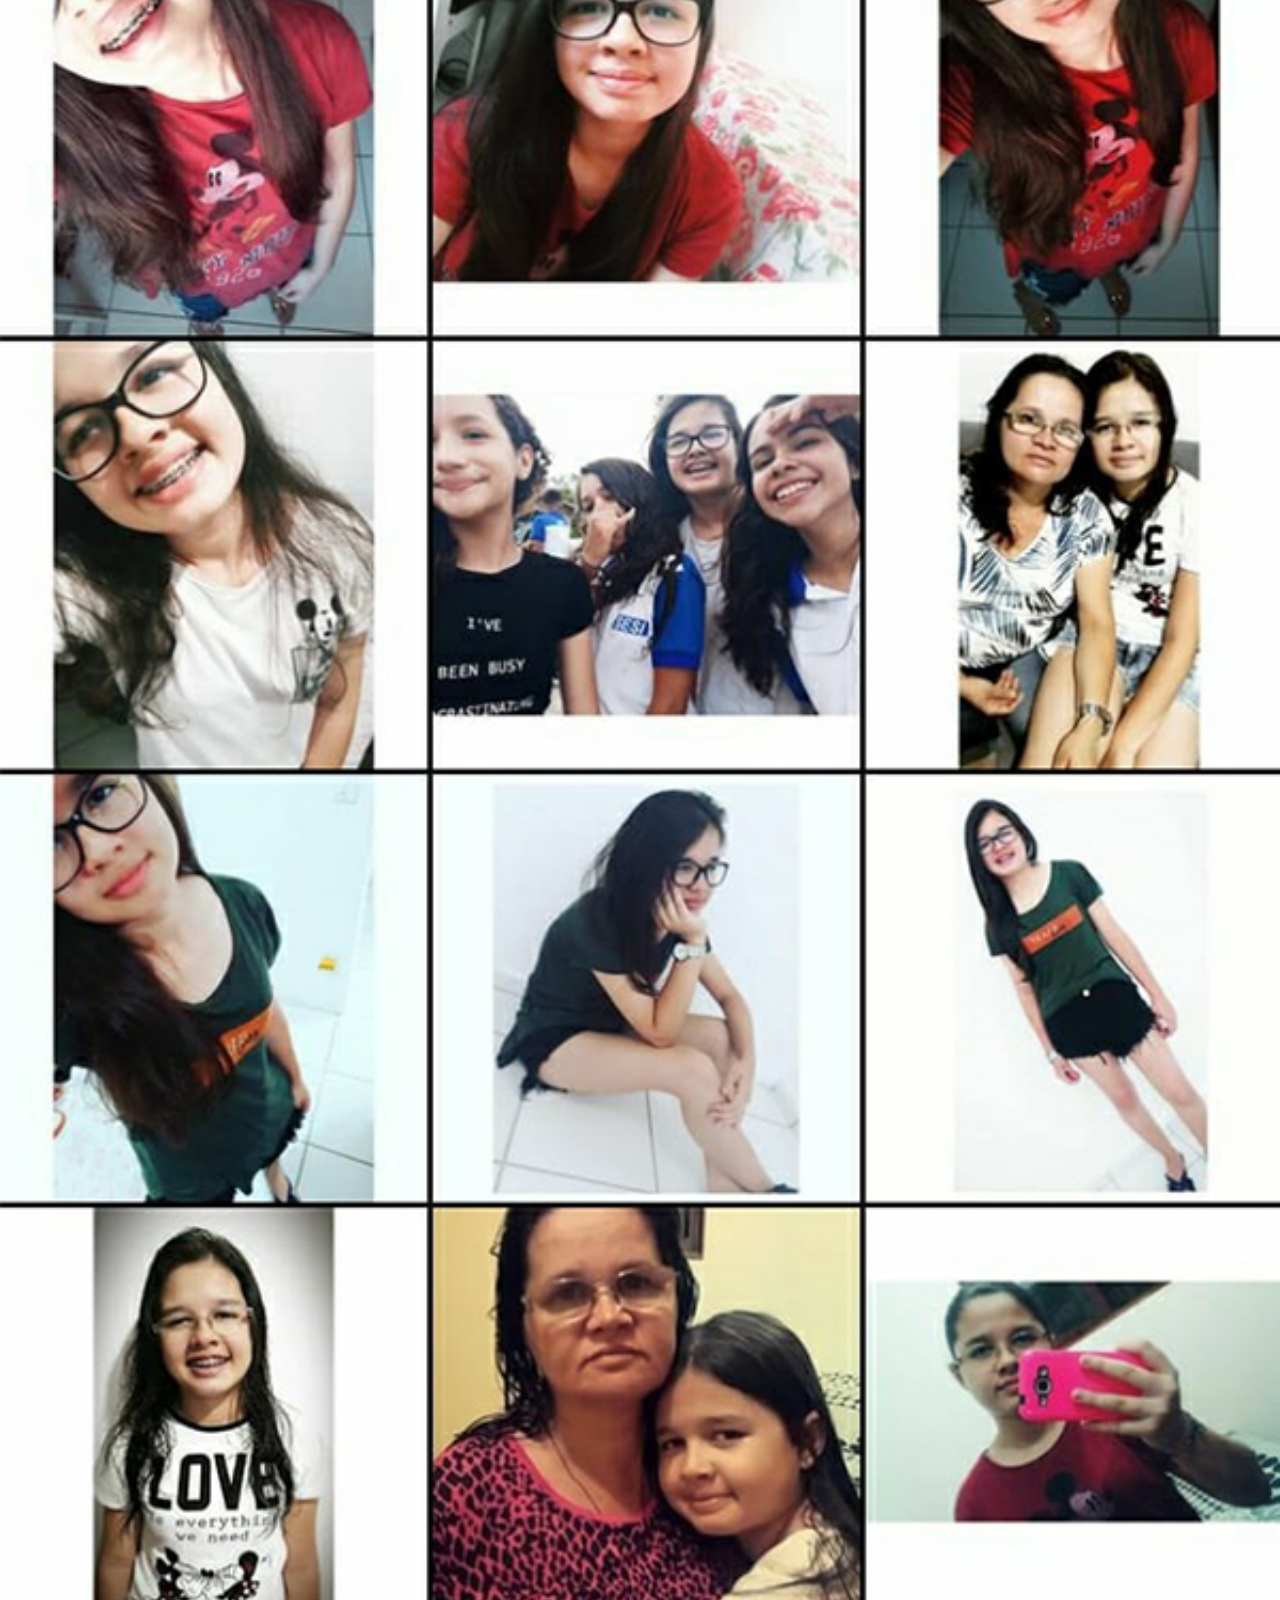
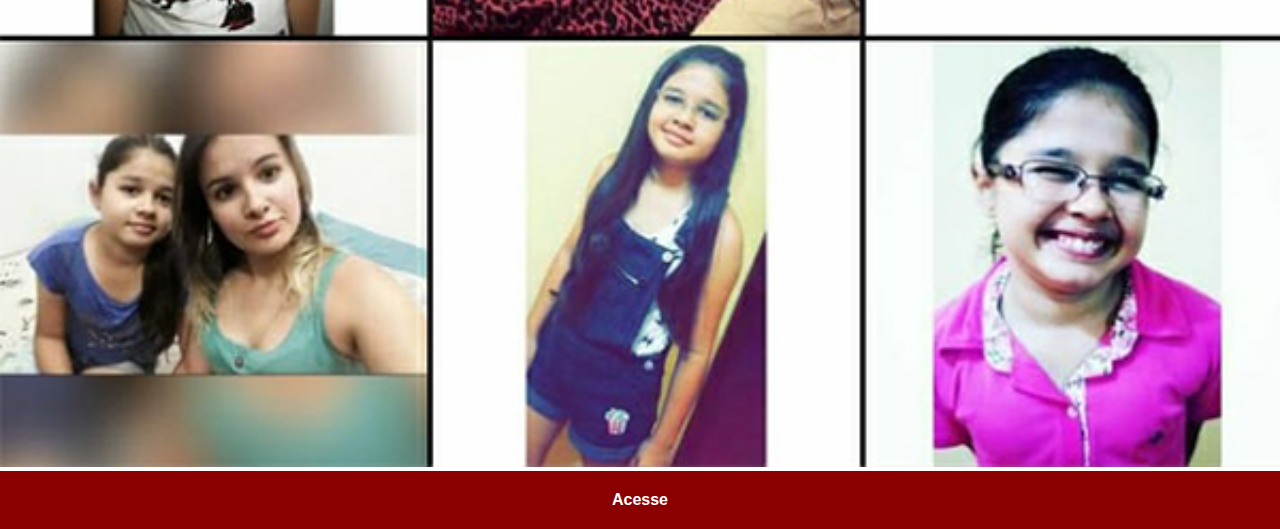
<file: insta.html>
<!DOCTYPE html>
<html lang="pt_br">
<head>
    <meta charset="UTF-8">
    <meta name="viewport" content="width=device-width, initial-scale=1.0">
    <title>GitHub</title>
    <link rel="stylesheet" href="./estilos/redes.css">
</head>
<body>
    <img src="./imagens/tela-meuInsta.jpg" alt="Tela do GitHub">
    <a href="https://www.instagram.com/helenalima1409/" target="_blank">Acesse</a>
    
</body>
</html>
</file>
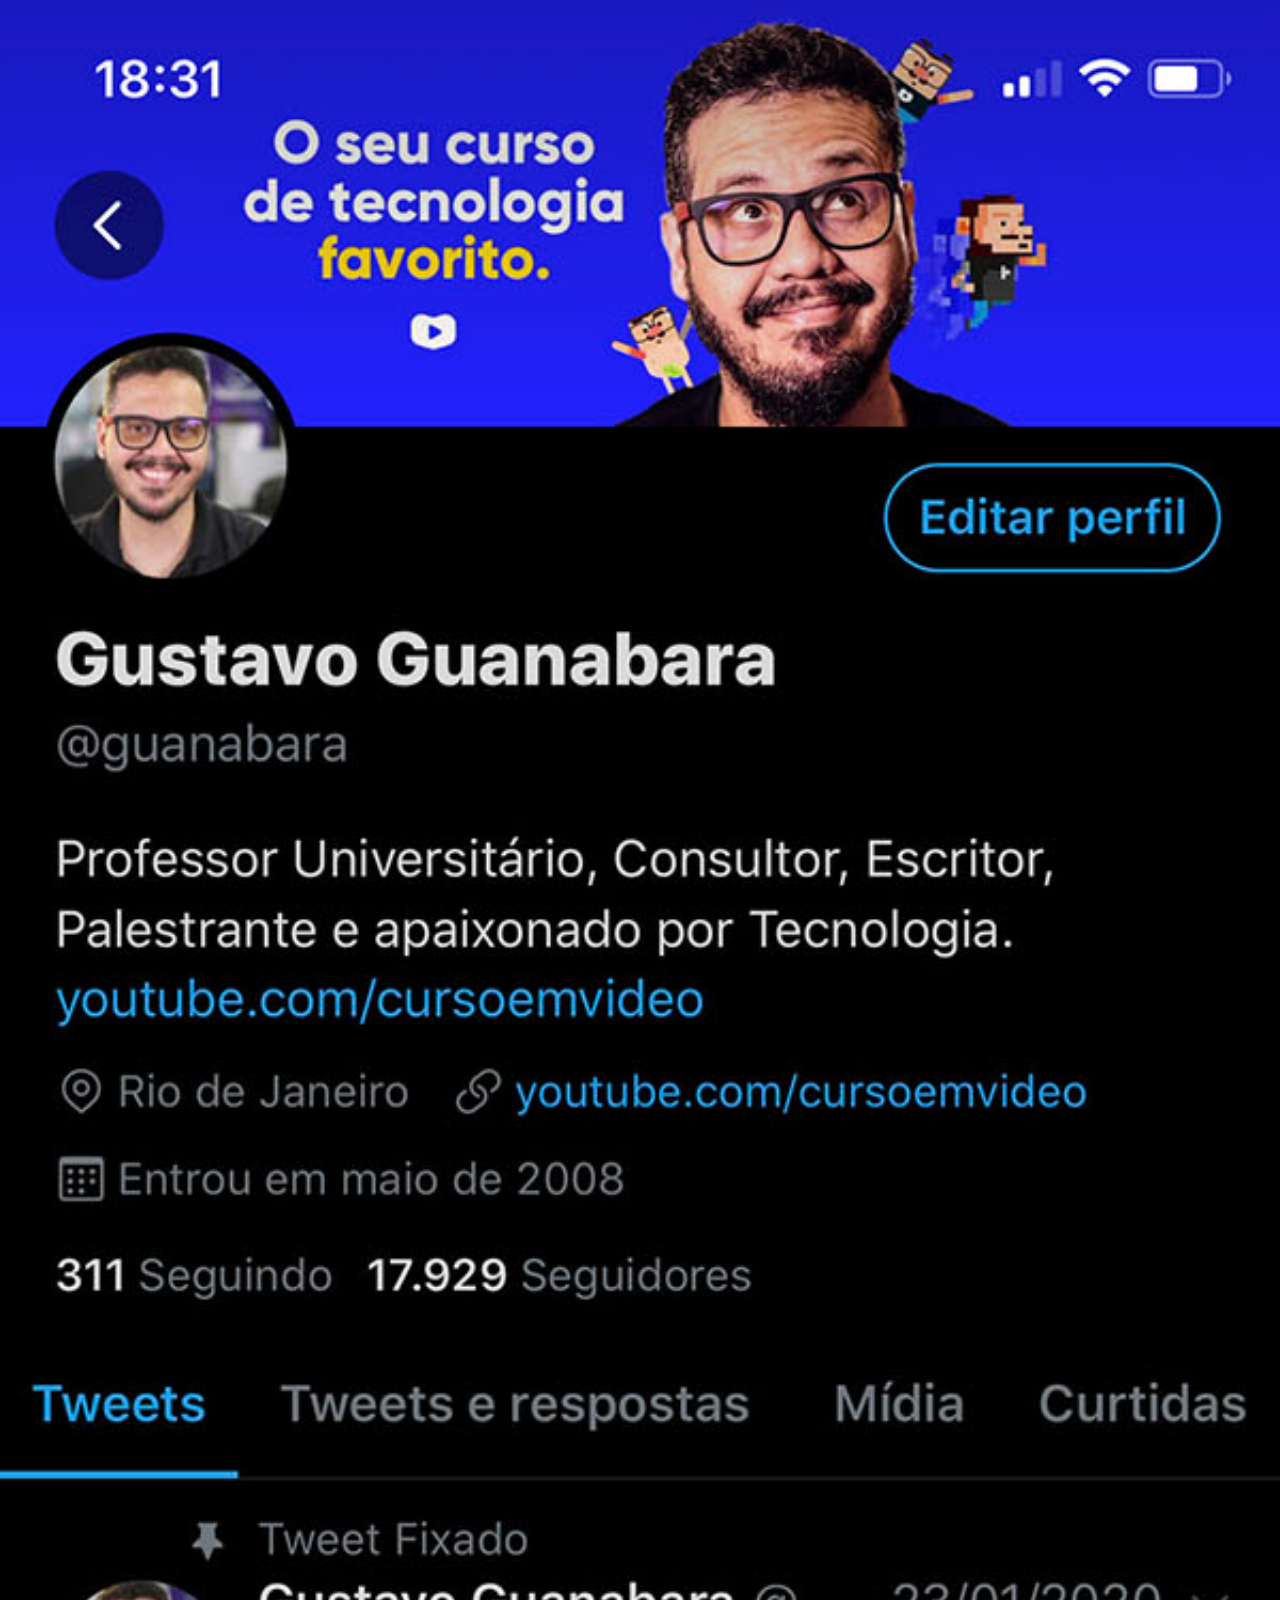
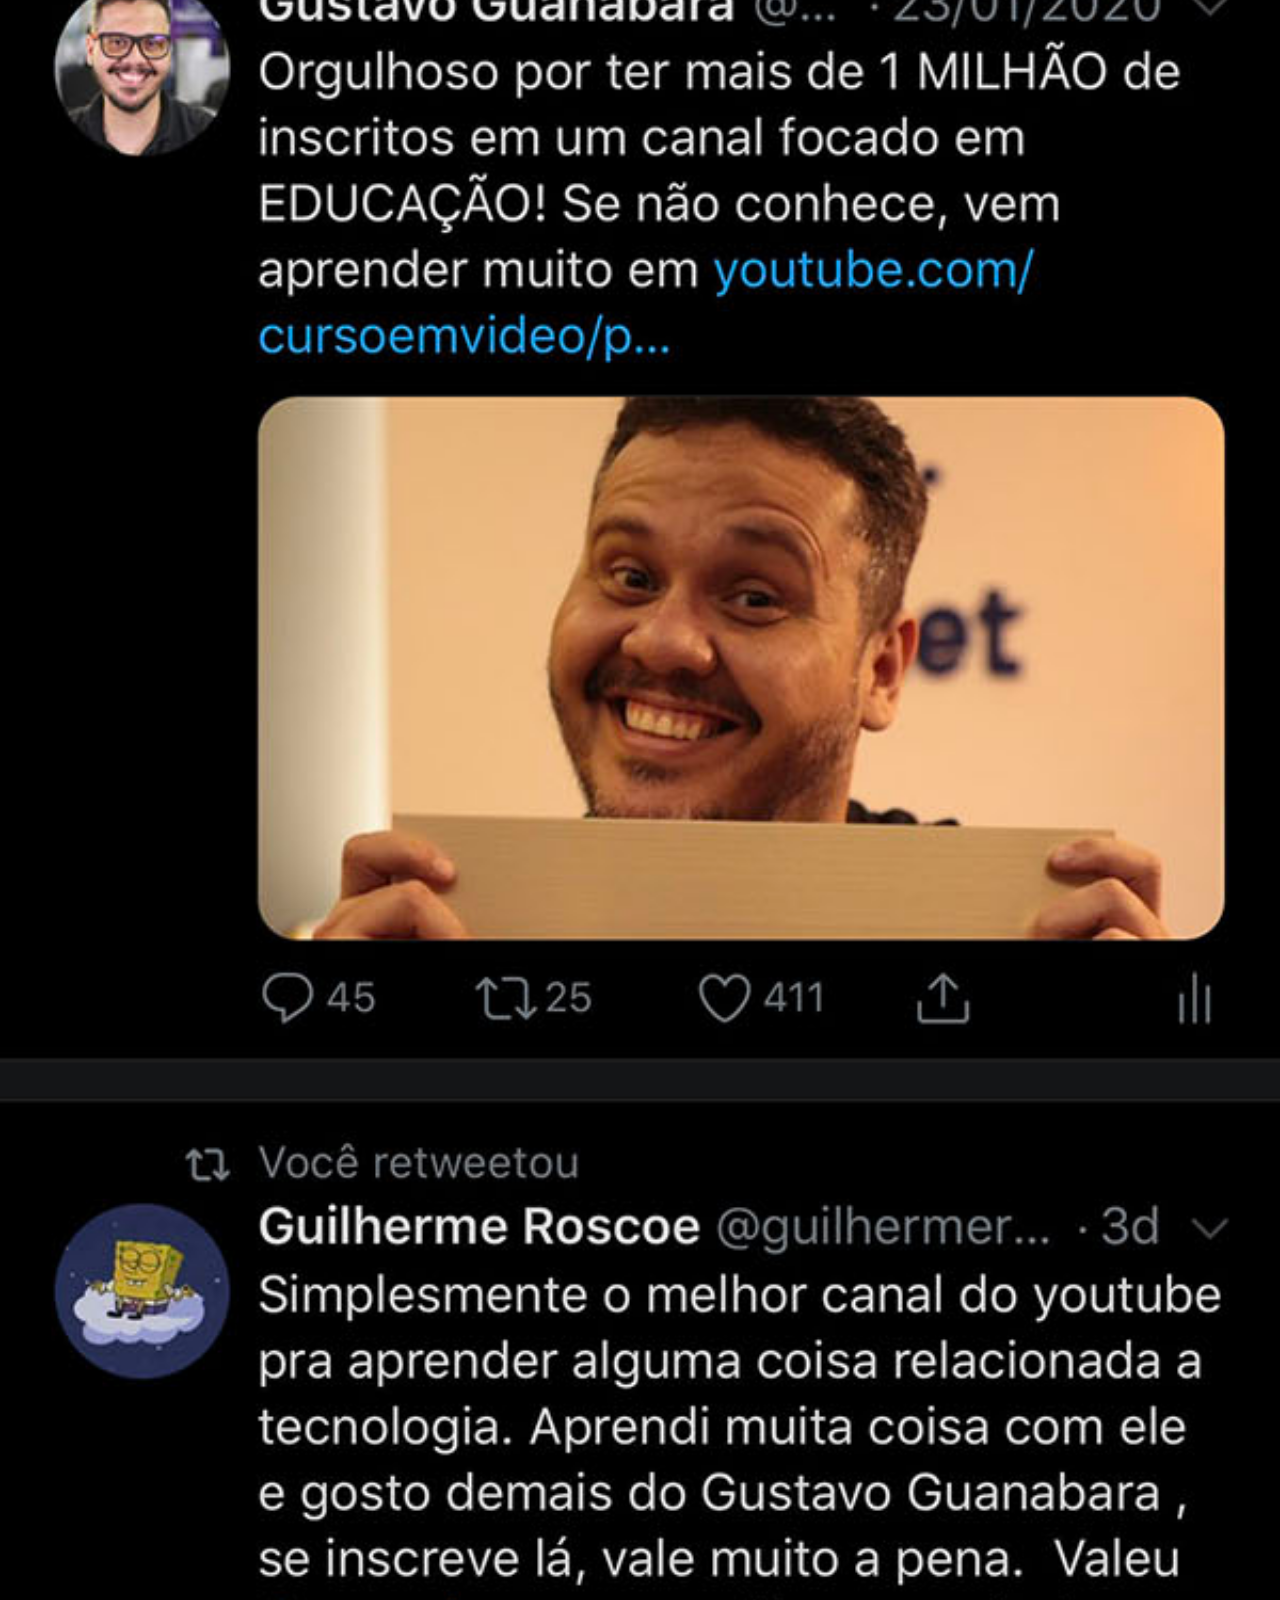
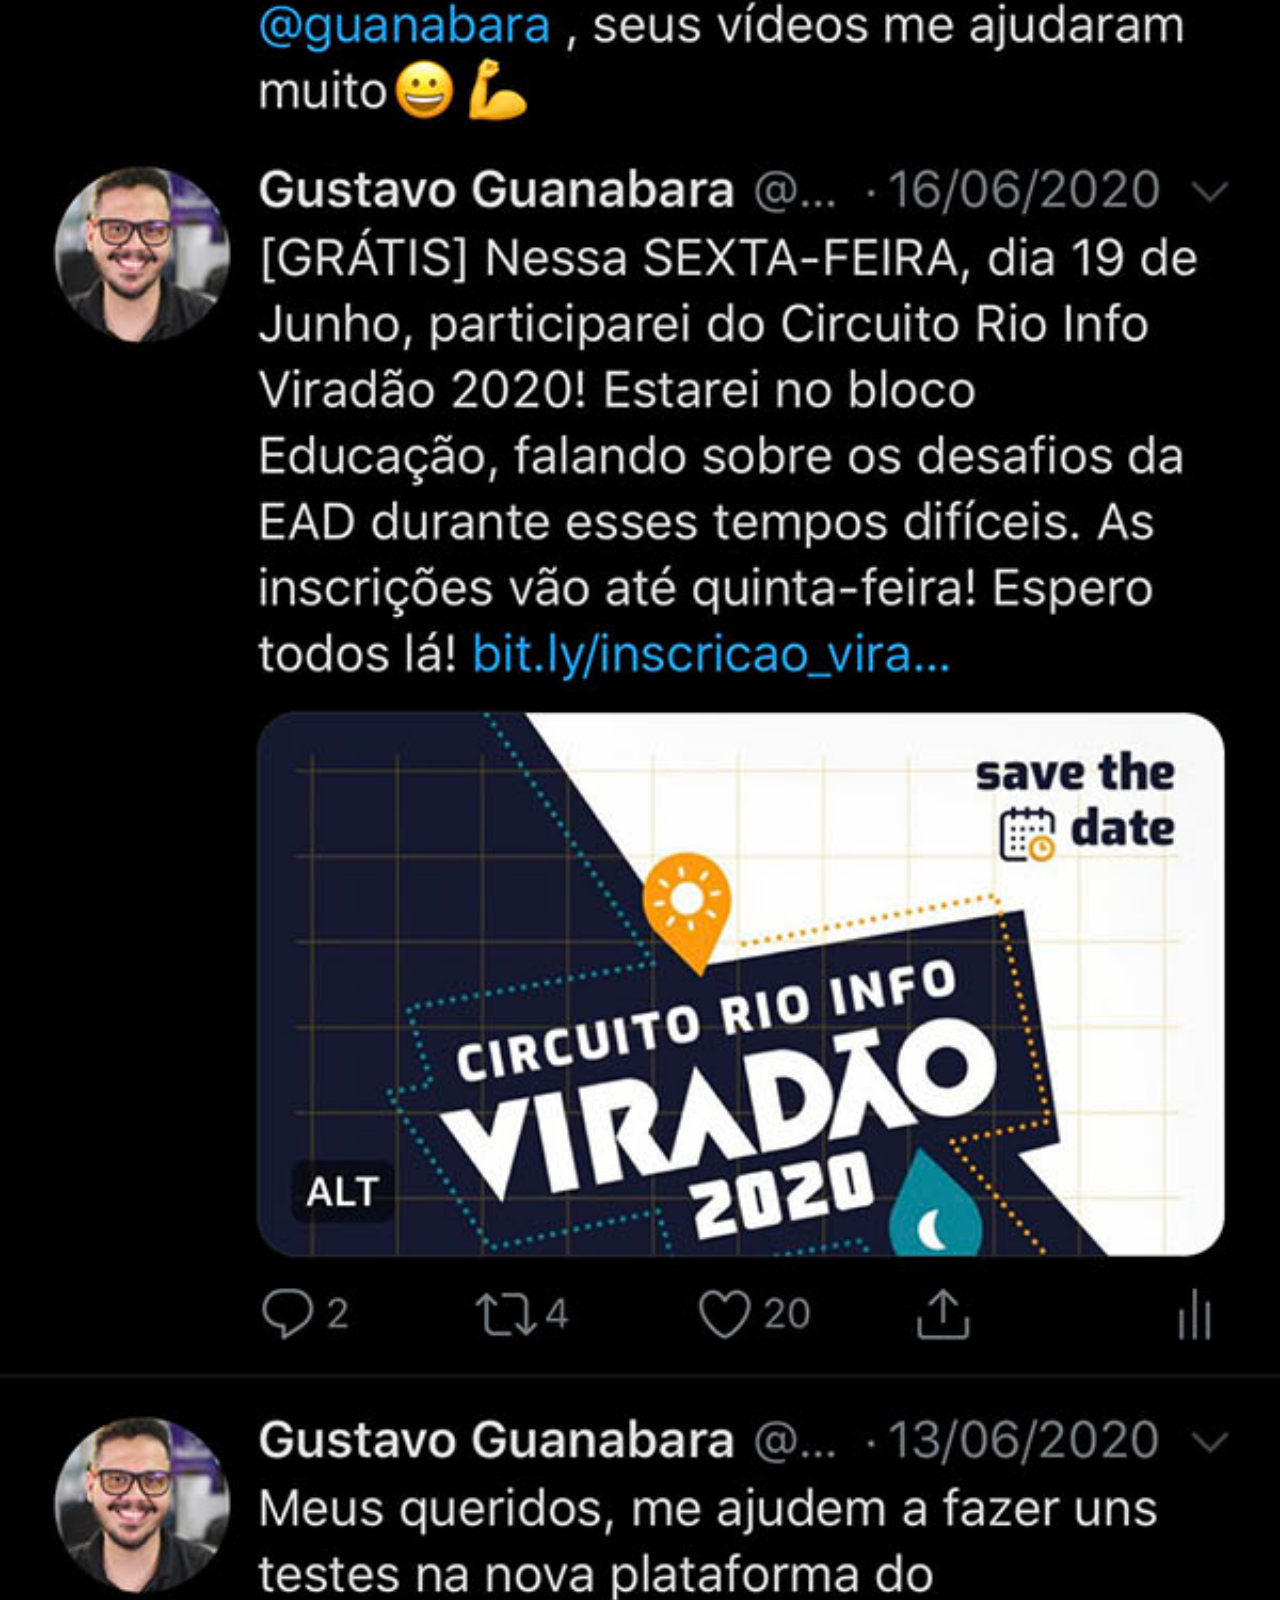
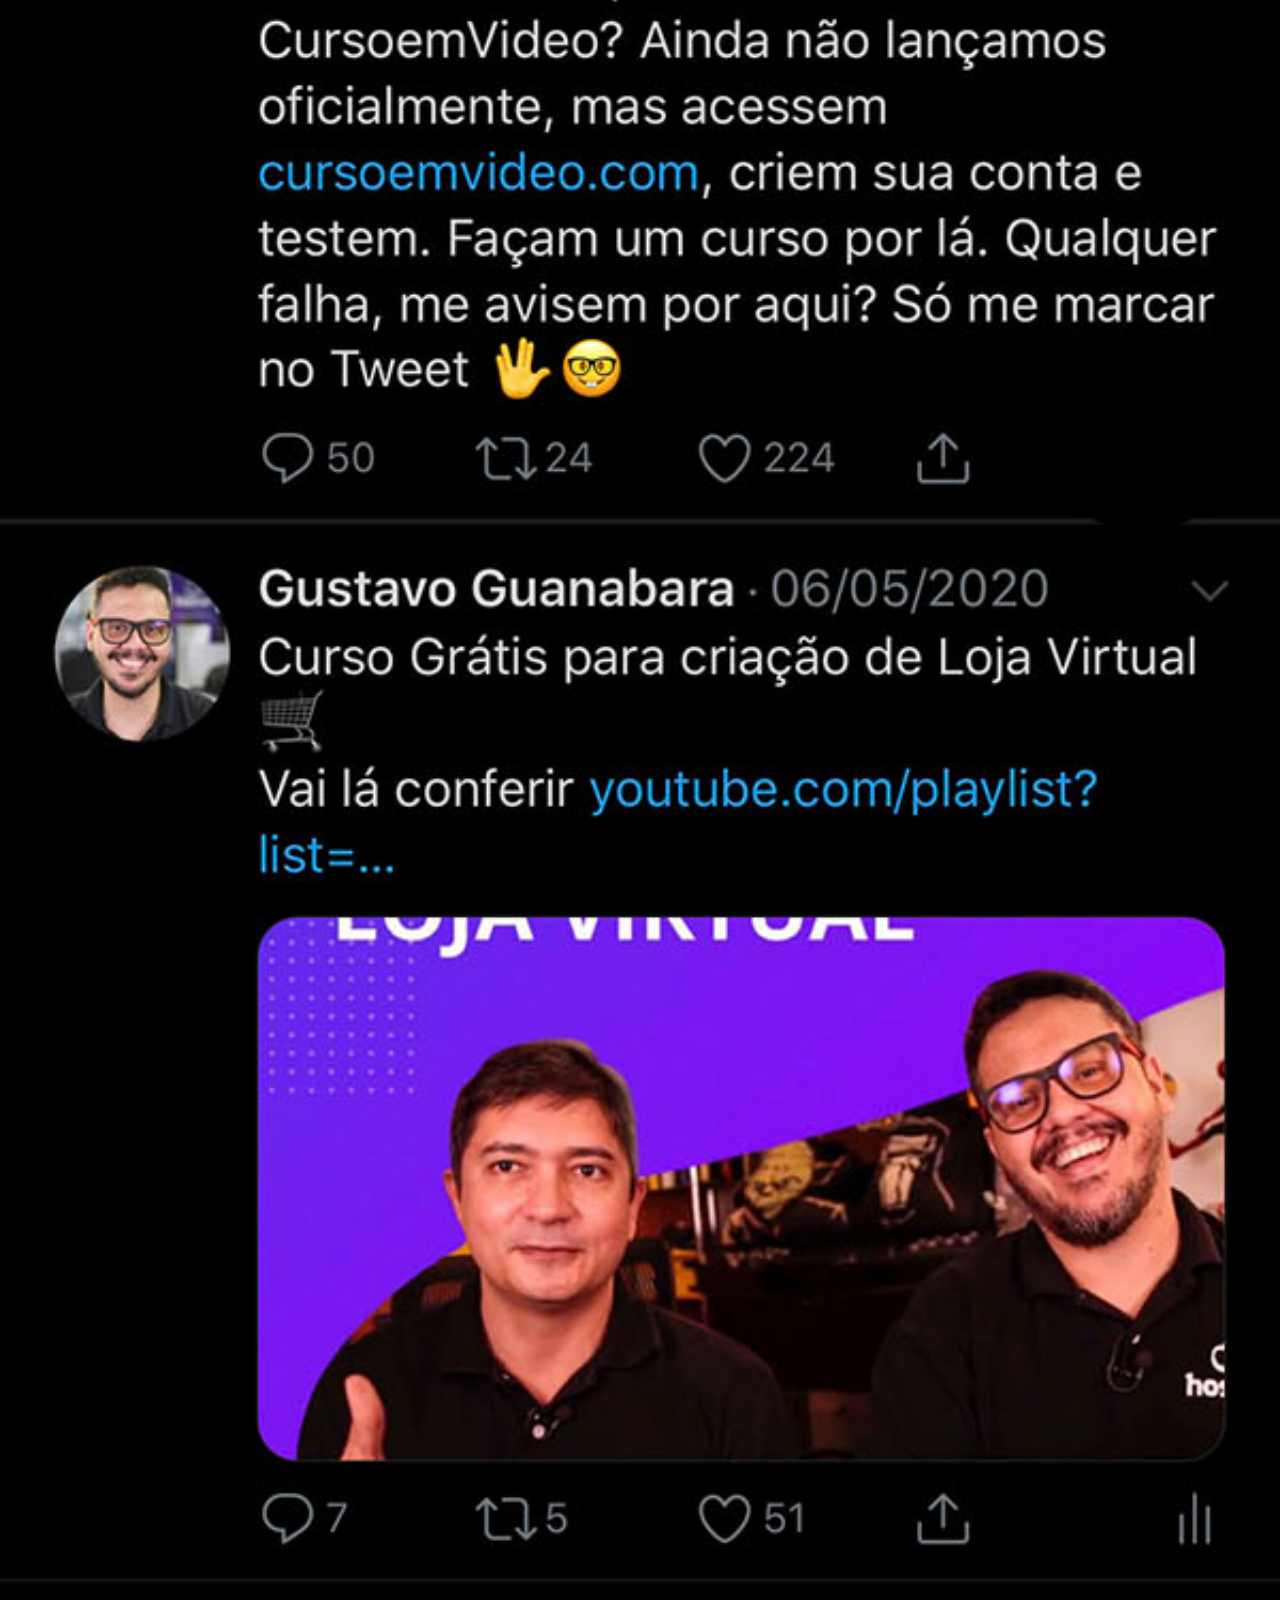
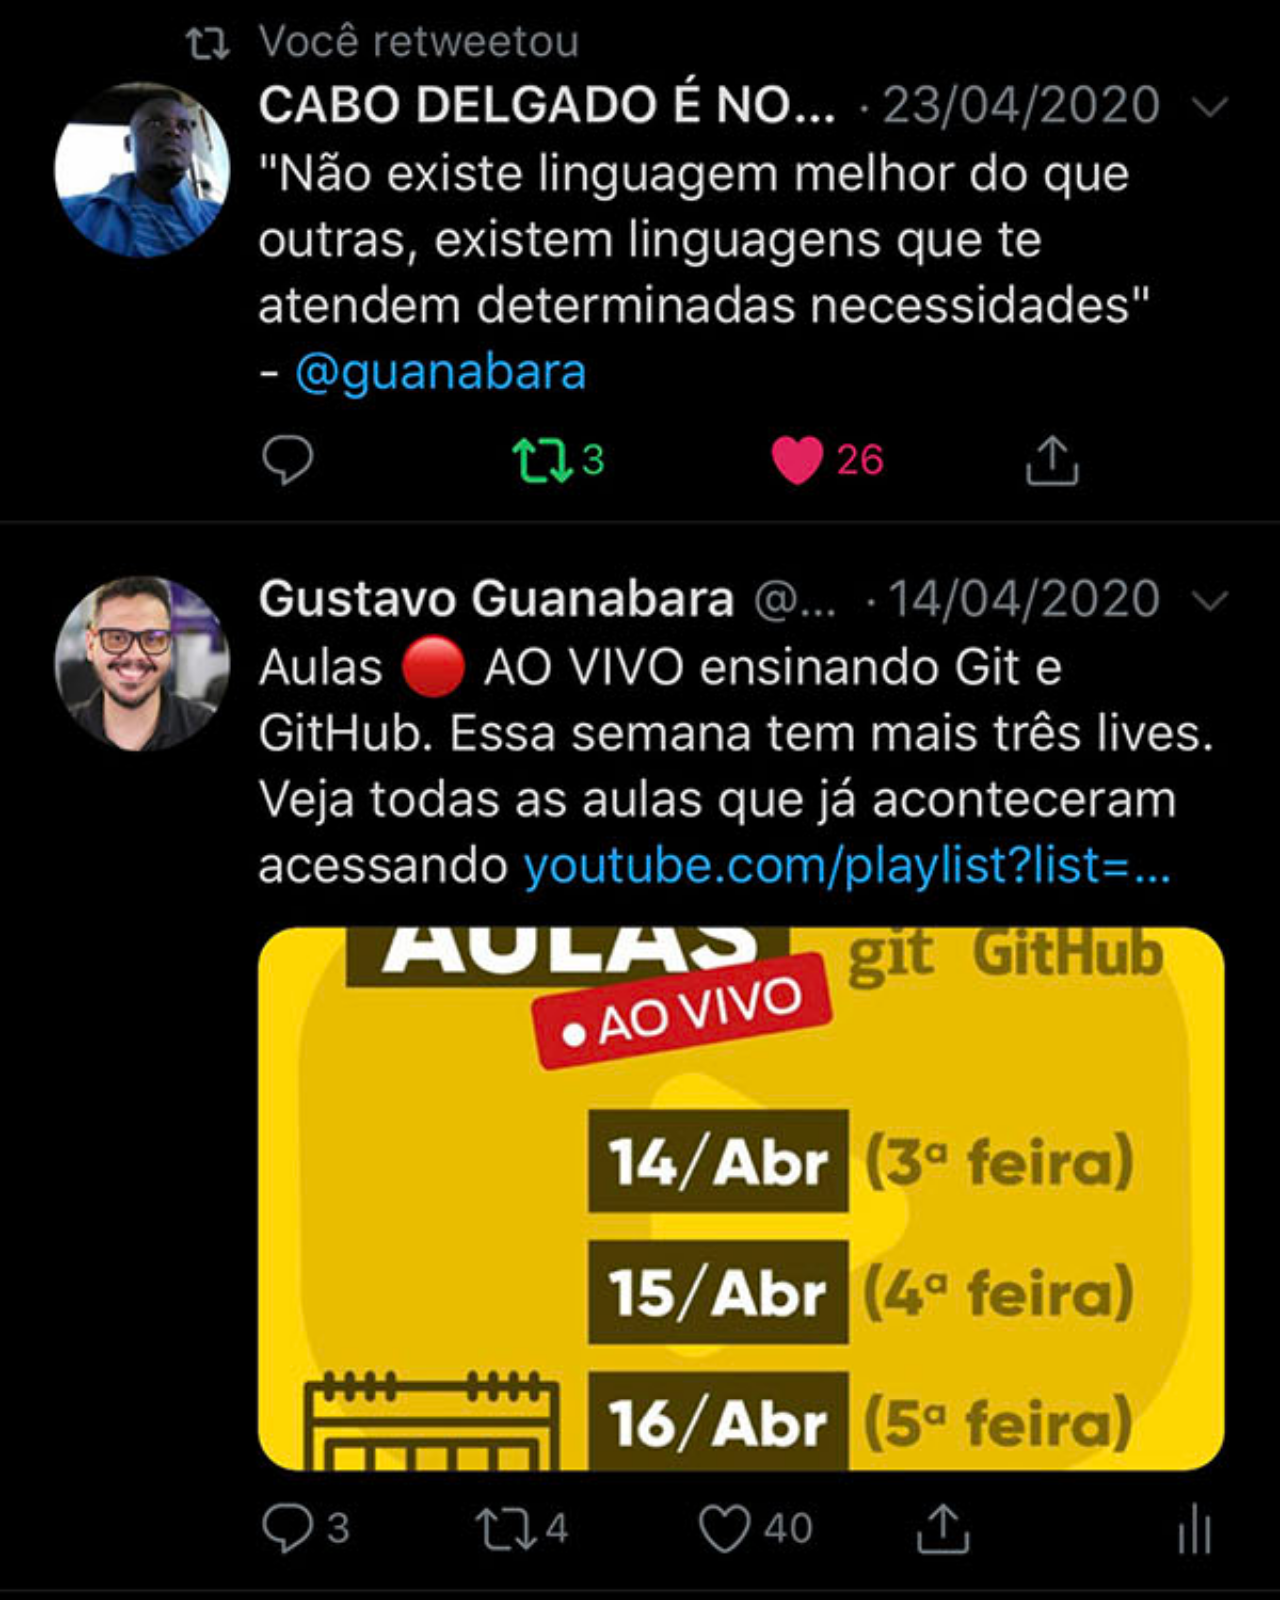
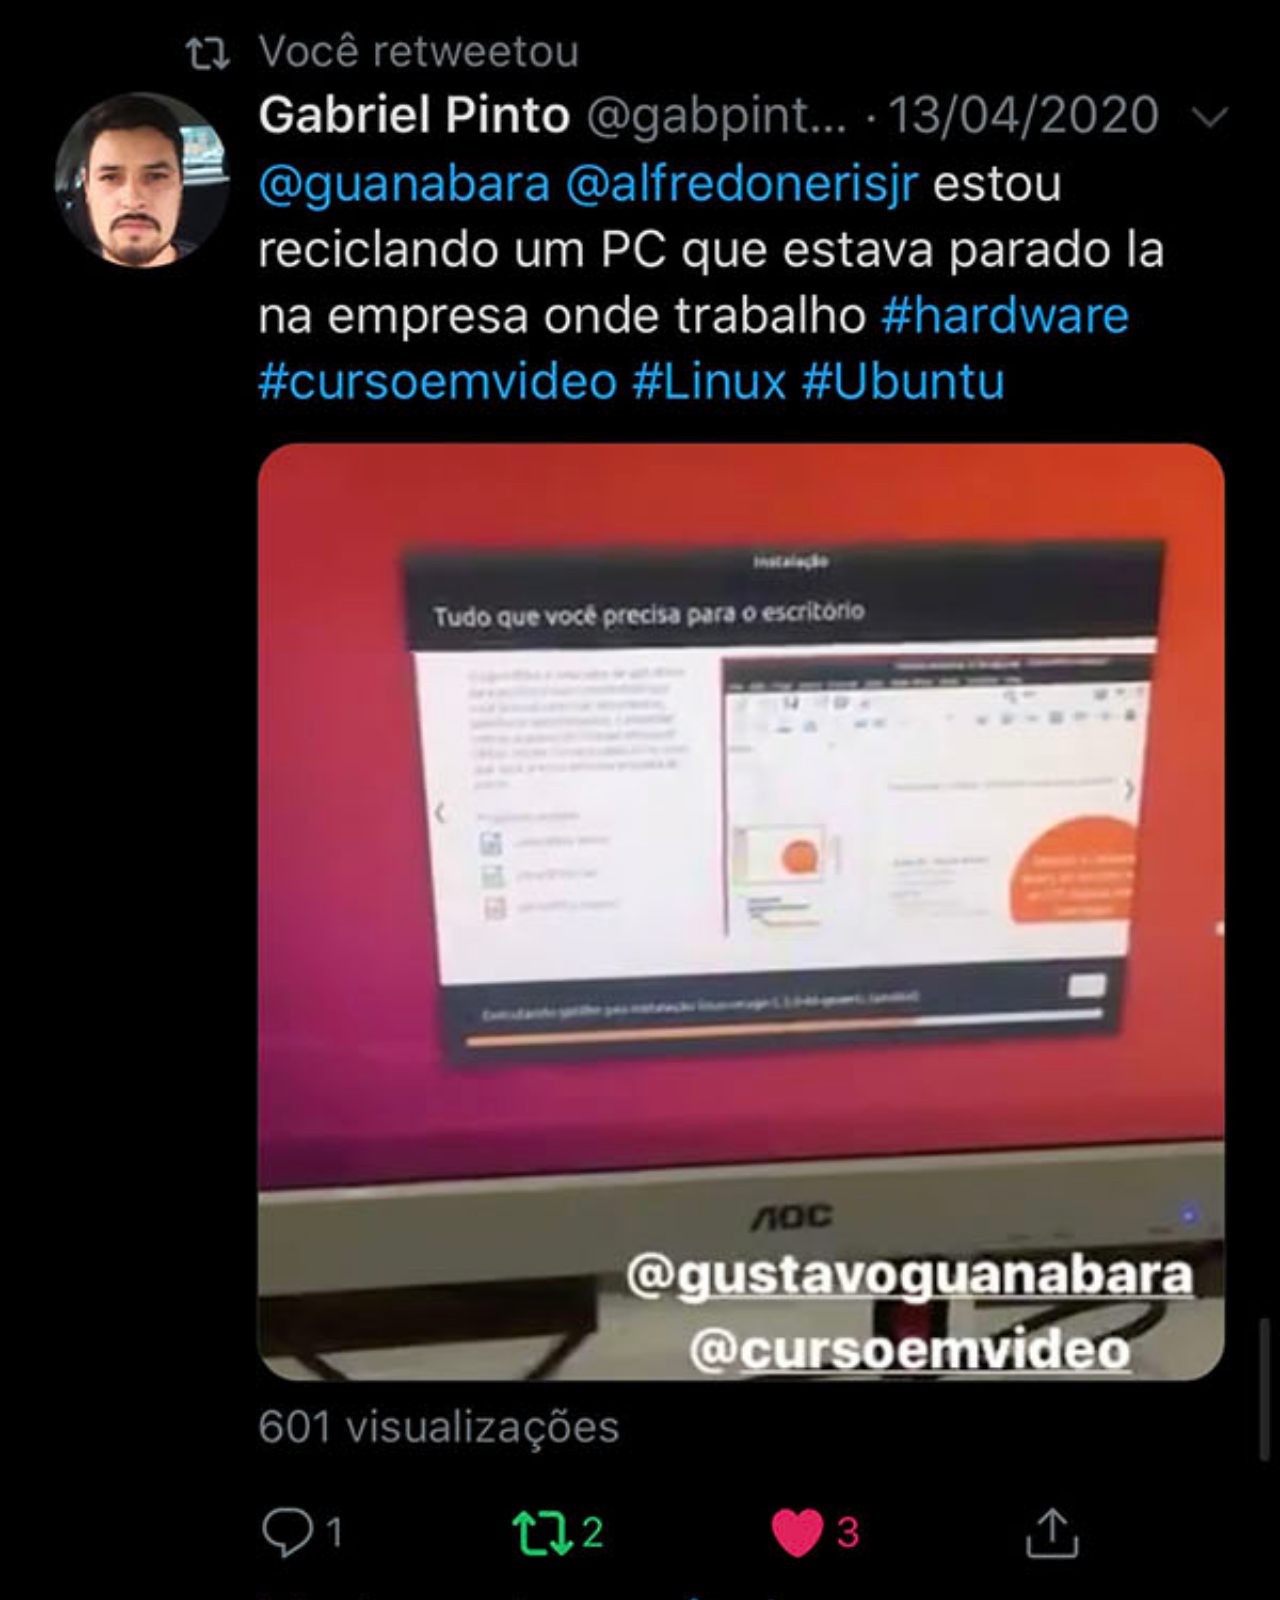
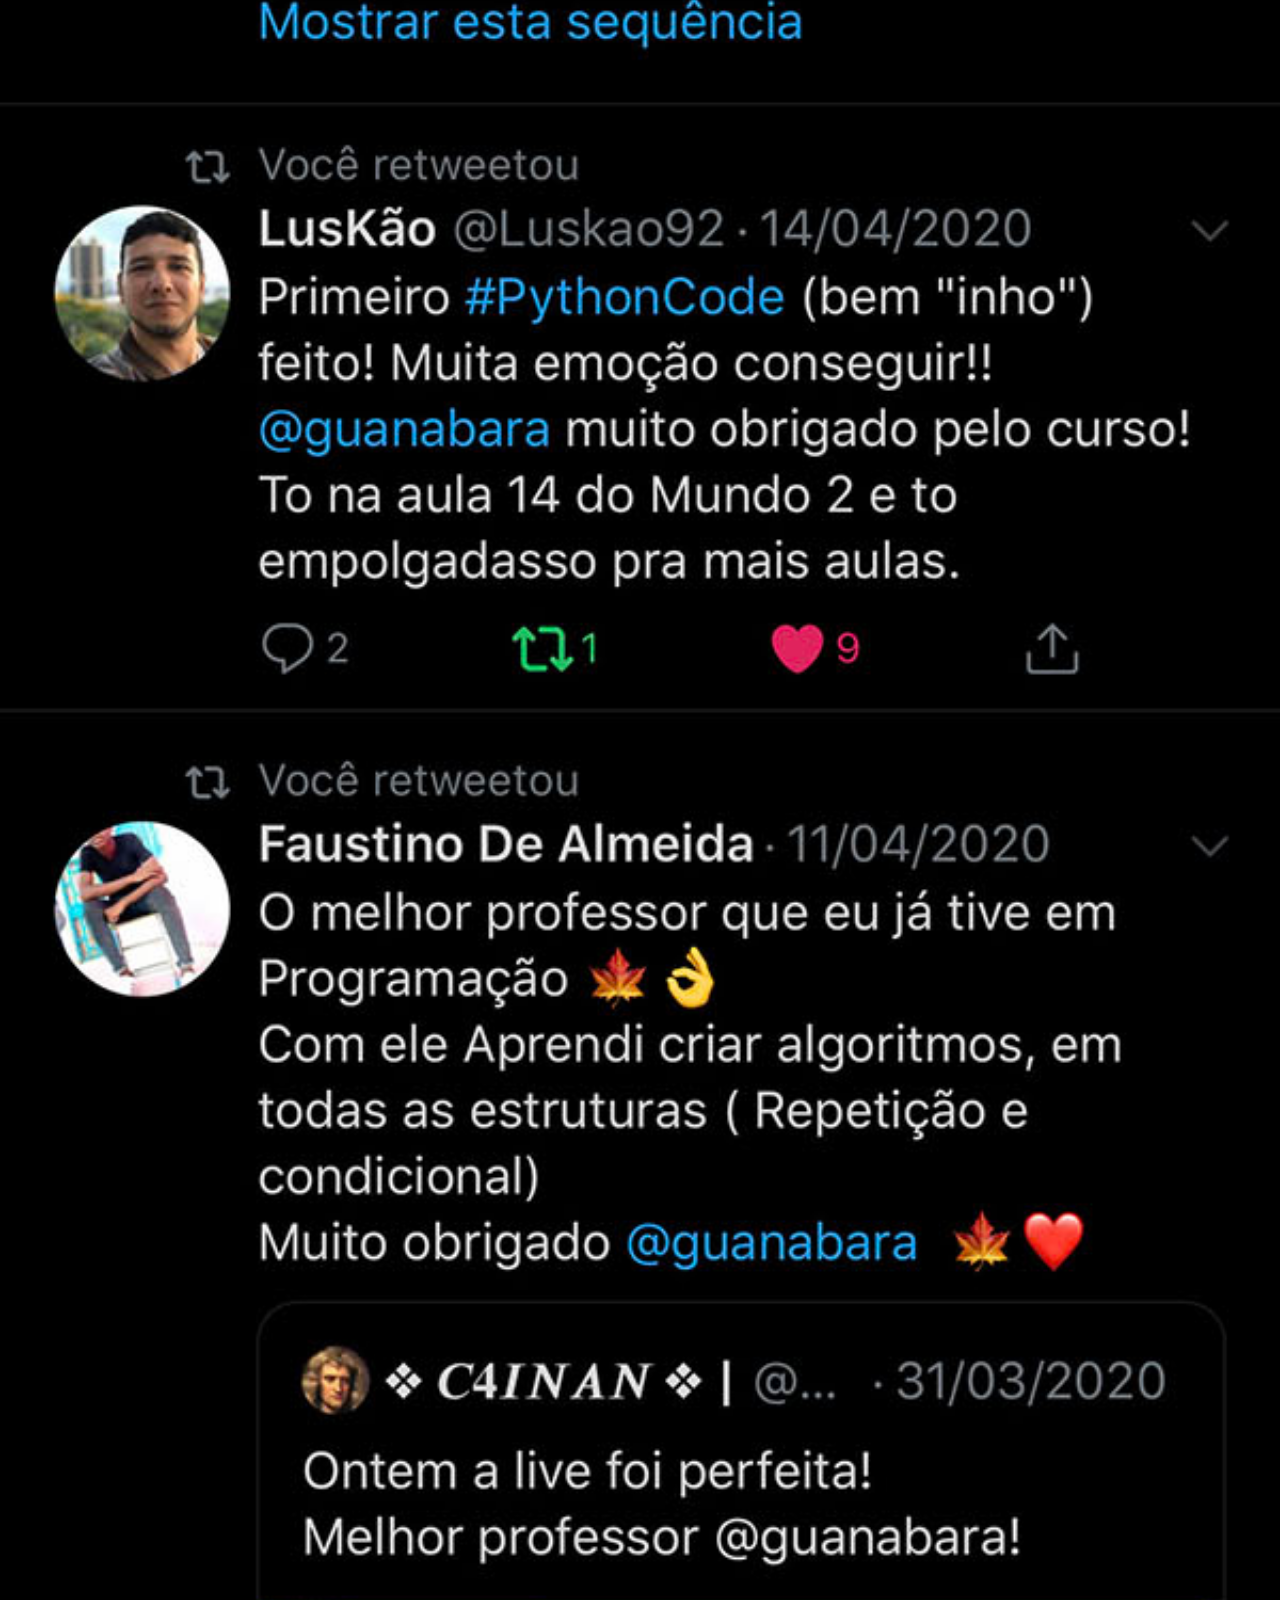
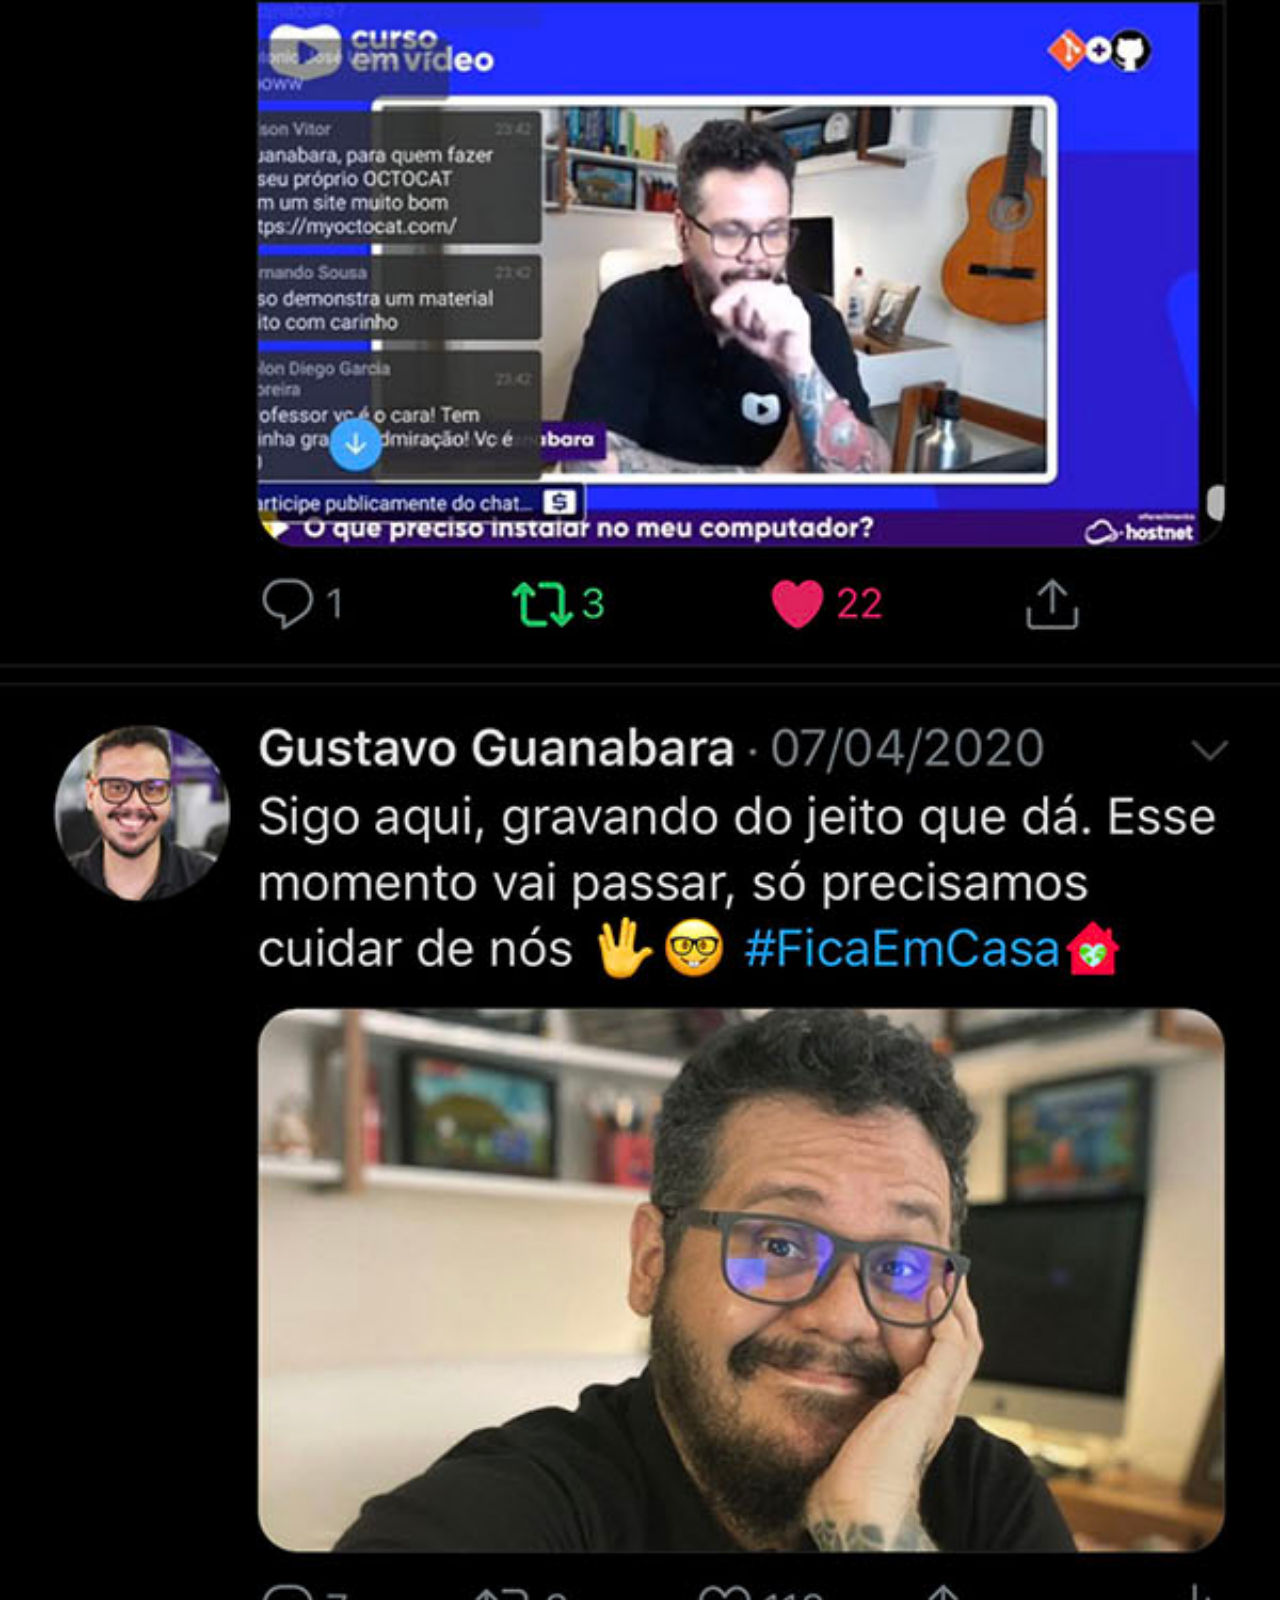
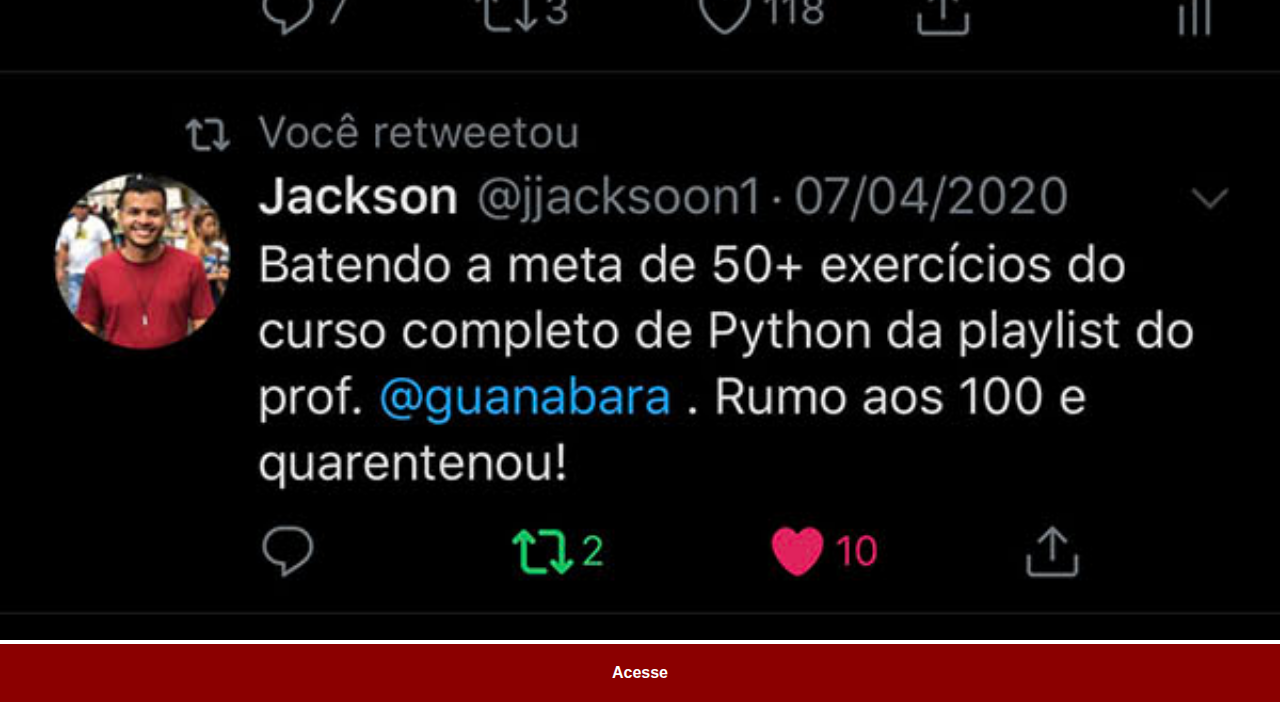
<file: twitter.html>
<!DOCTYPE html>
<html lang="pt_br">
<head>
    <meta charset="UTF-8">
    <meta name="viewport" content="width=device-width, initial-scale=1.0">
    <title>GitHub</title>
    <link rel="stylesheet" href="./estilos/redes.css">
</head>
<body>
    <img src="./imagens/tela-twitter.jpg" alt="Tela do GitHub">
    <a href="">Acesse</a>
    
</body>
</html>
</file>
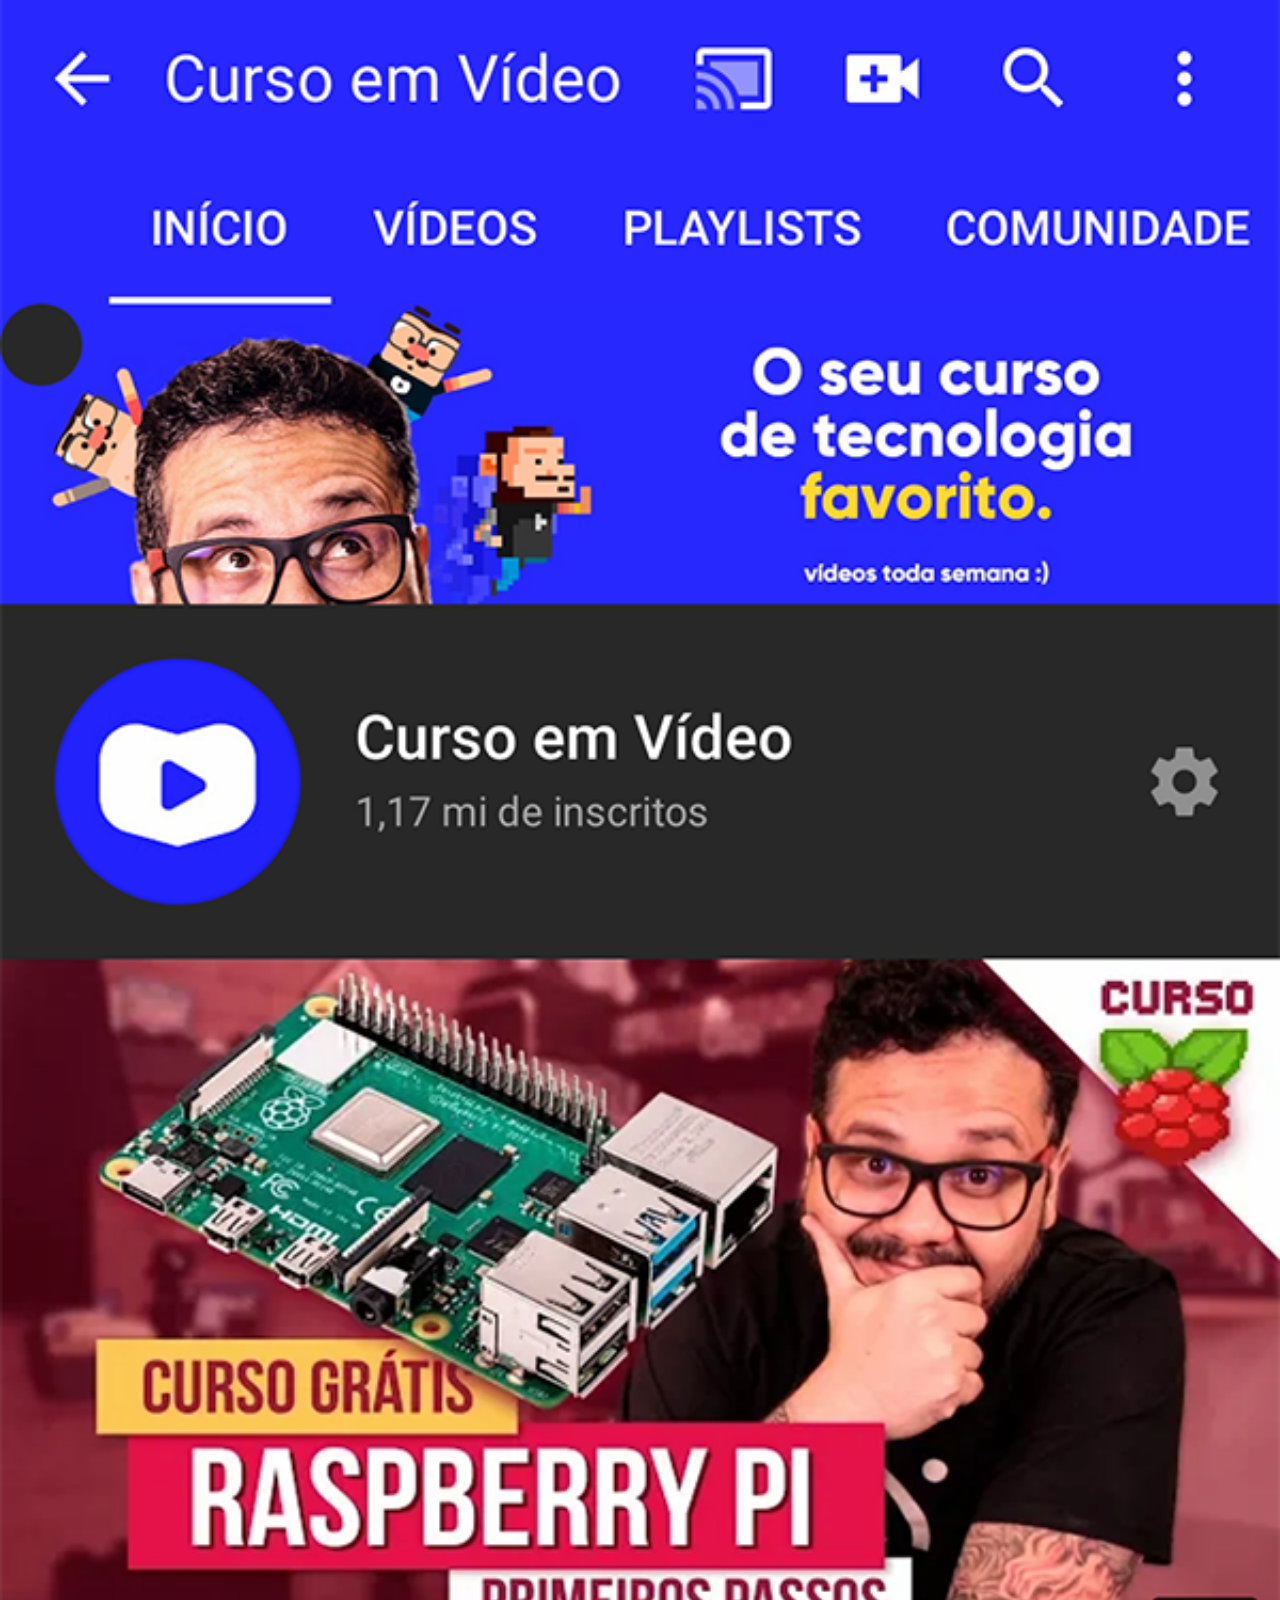
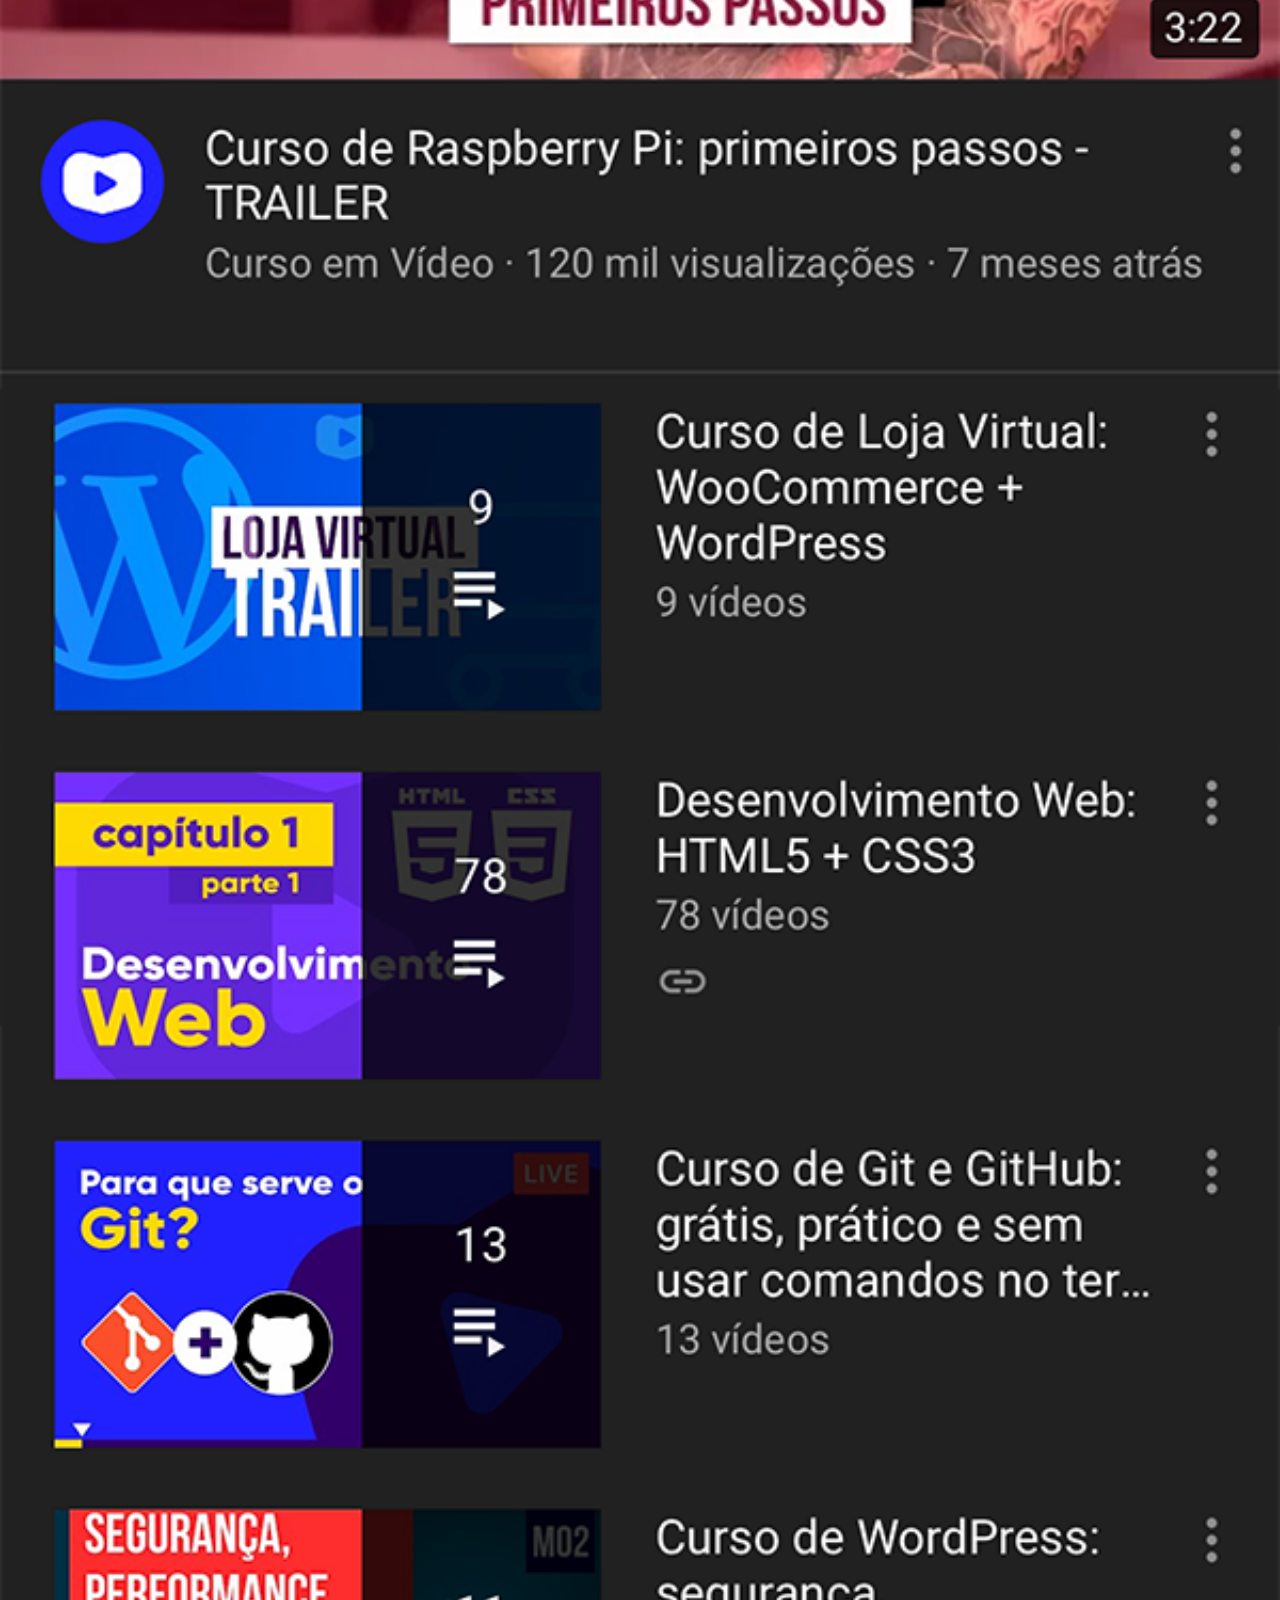
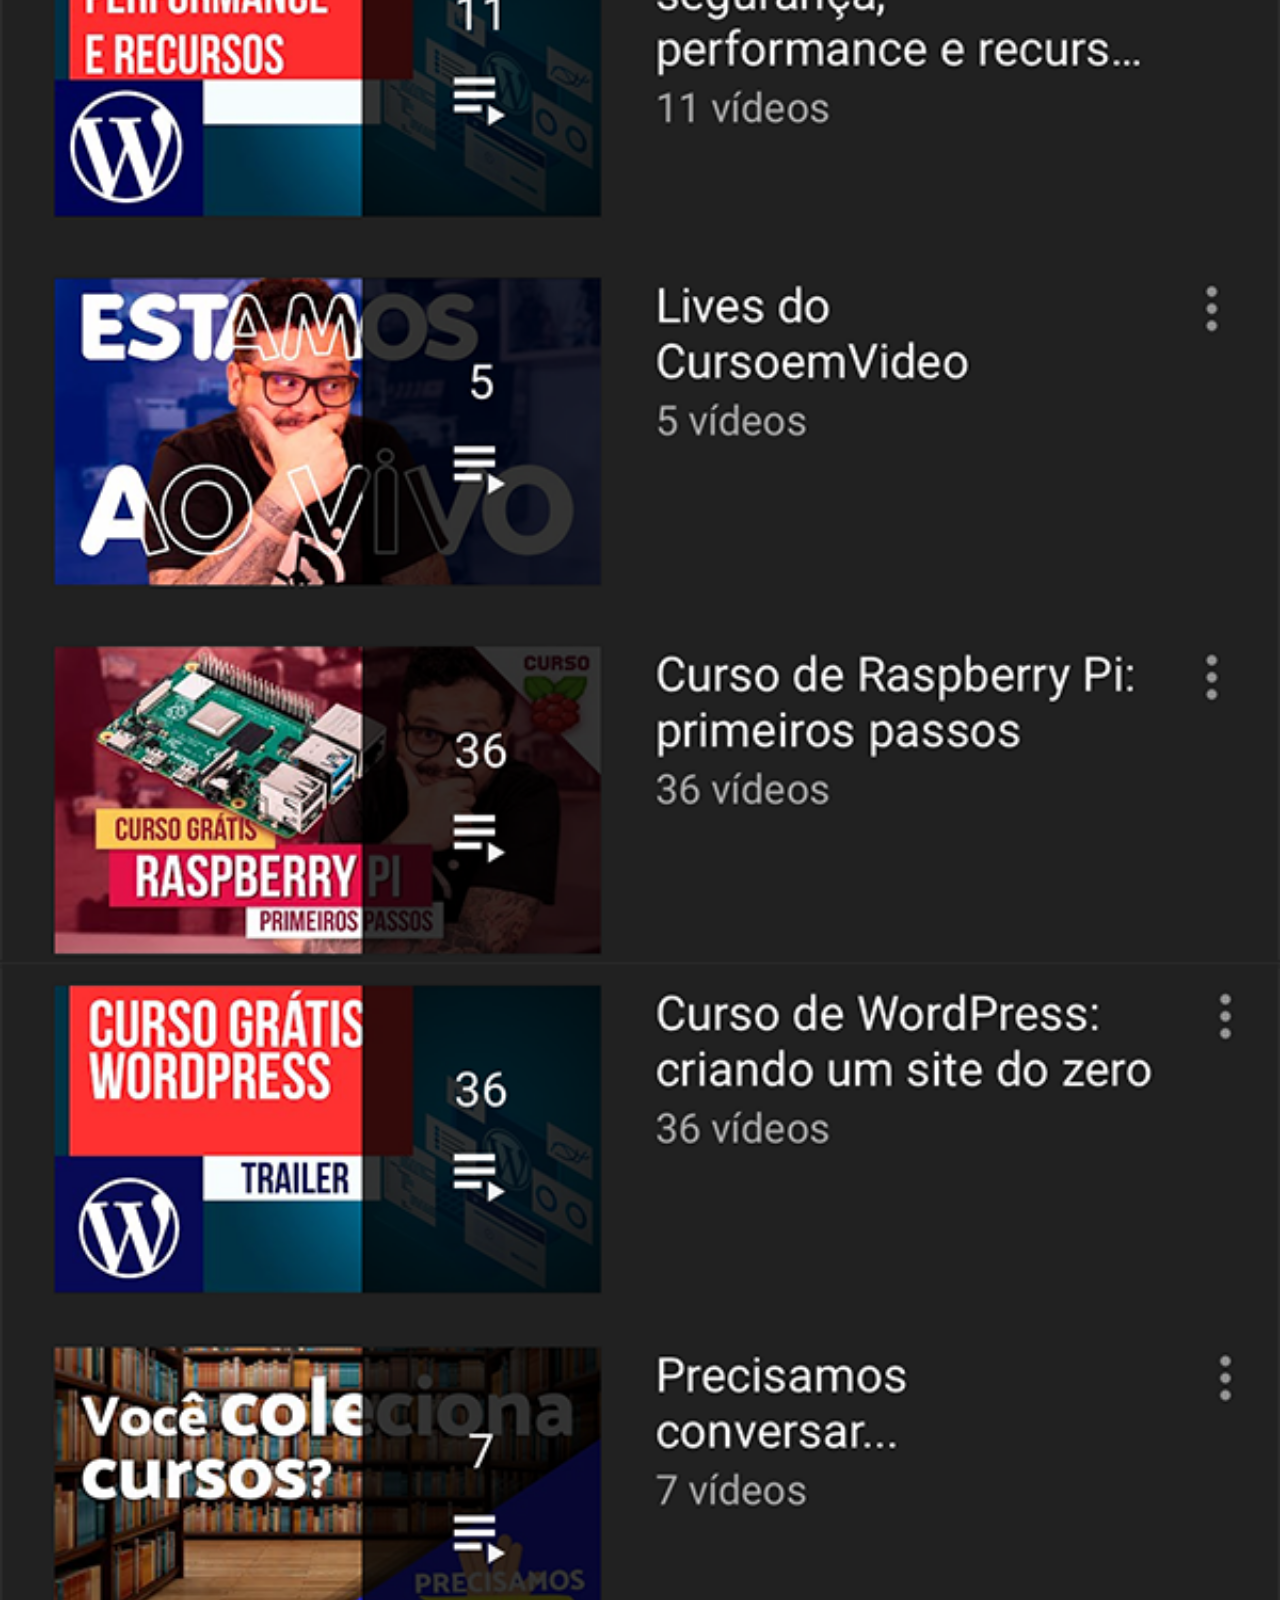
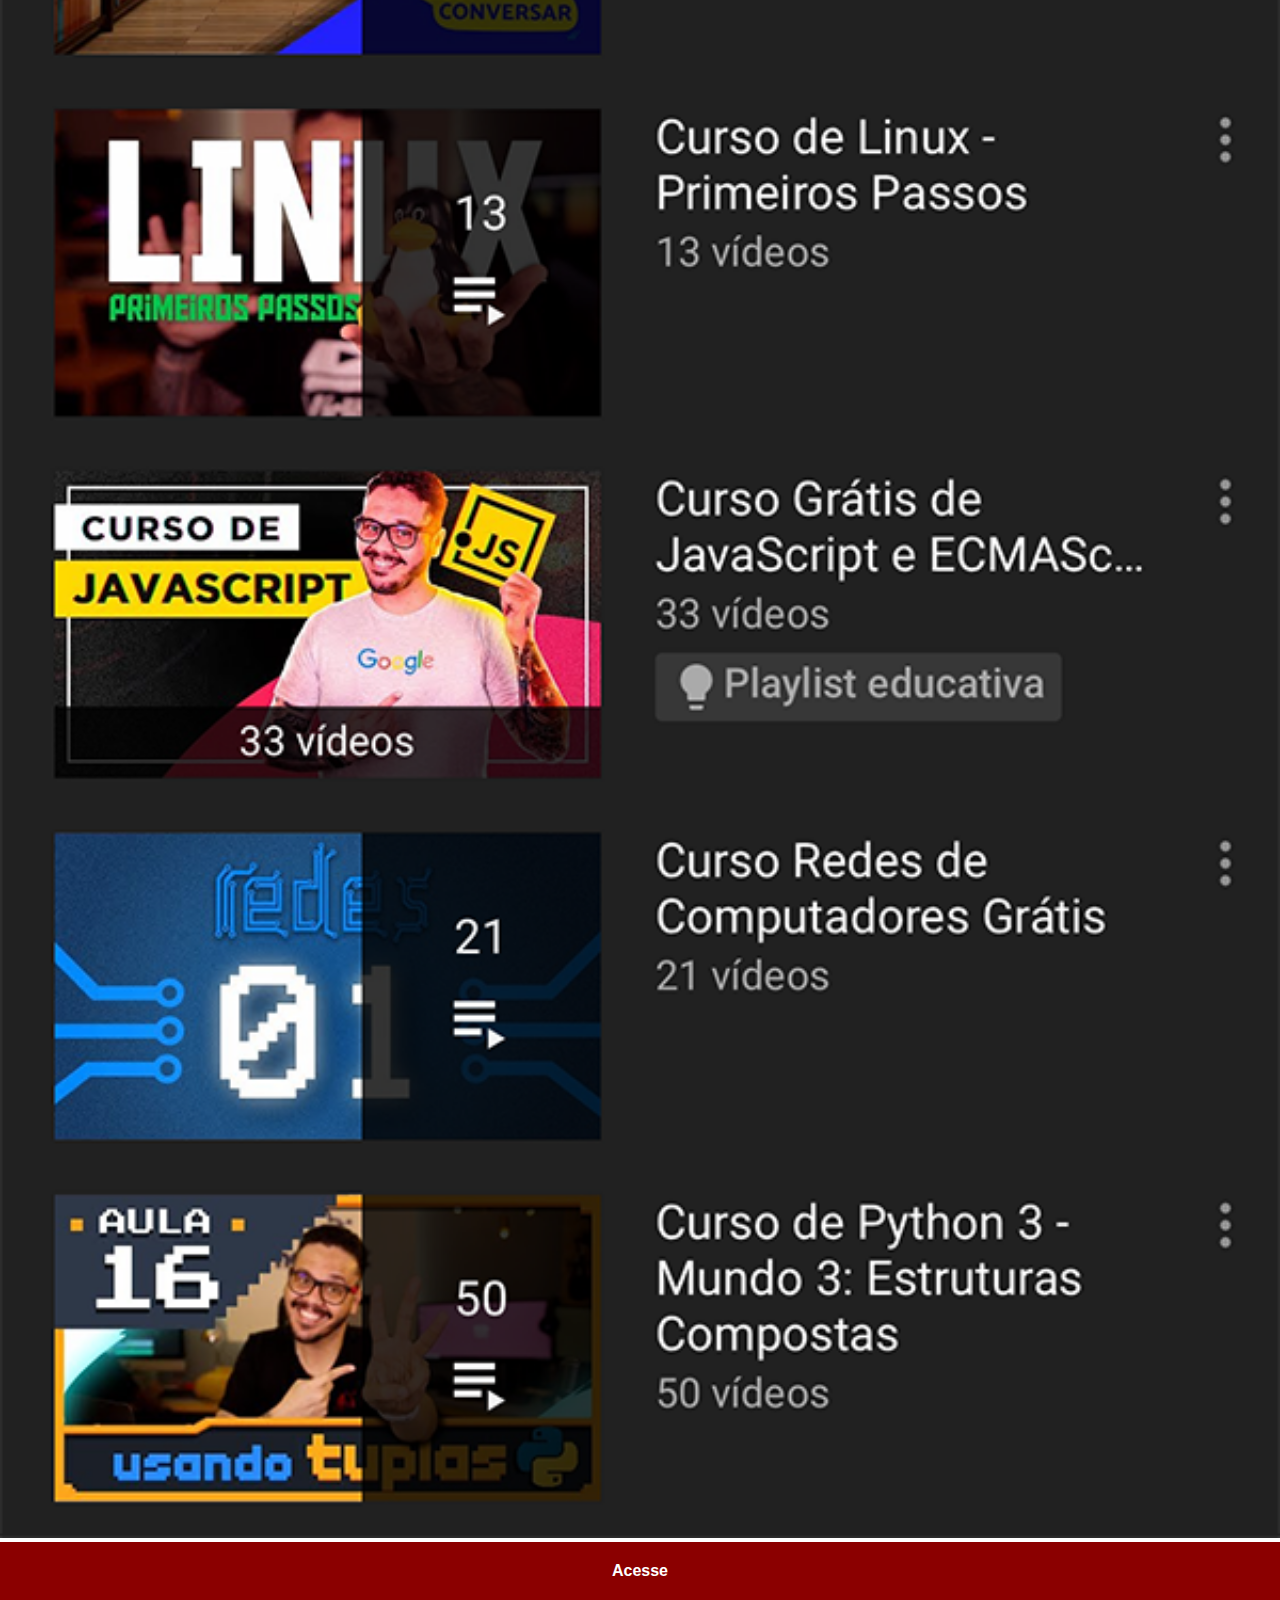
<file: youtube.html>
<!DOCTYPE html>
<html lang="pt_br">
<head>
    <meta charset="UTF-8">
    <meta name="viewport" content="width=device-width, initial-scale=1.0">
    <title>GitHub</title>
    <link rel="stylesheet" href="./estilos/redes.css">
</head>
<body>
    <img src="./imagens/tela-youtube.png" alt="Tela do GitHub">
    <a href="">Acesse</a>
    
</body>
</html>
</file>
<file: estilos/redes.css>
*{
    margin: 0;
    padding: 0;
    font-family: Arial, Helvetica, sans-serif;
}

::-webkit-scrollbar {
    width: 0px;
    height: 0px;
}

img{
    width: 100vw;
}

a{
    display: block;
    background-color: darkred;
    color: white;
    padding: 20px;
    text-align: center;
    font-weight: bolder;
    text-decoration: none;
}

a:hover{
    background-color: red;
}
</file>
